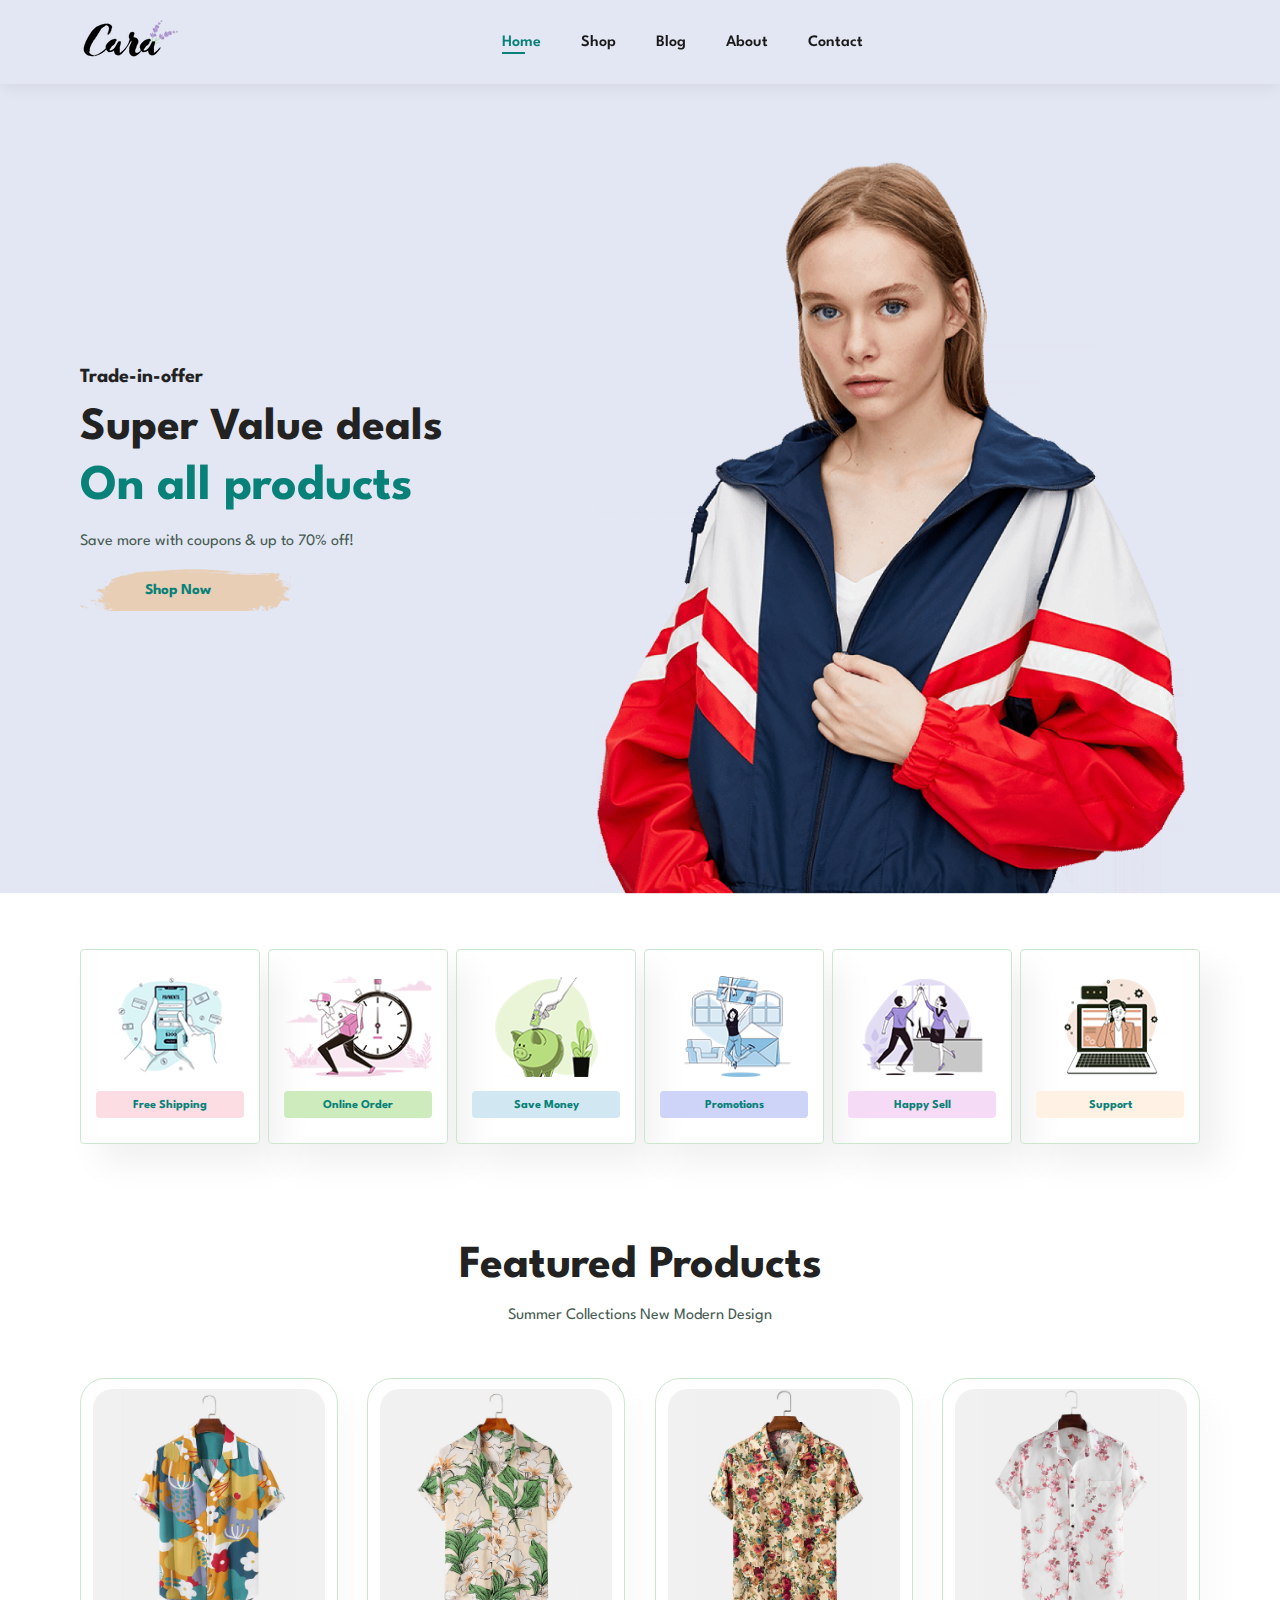
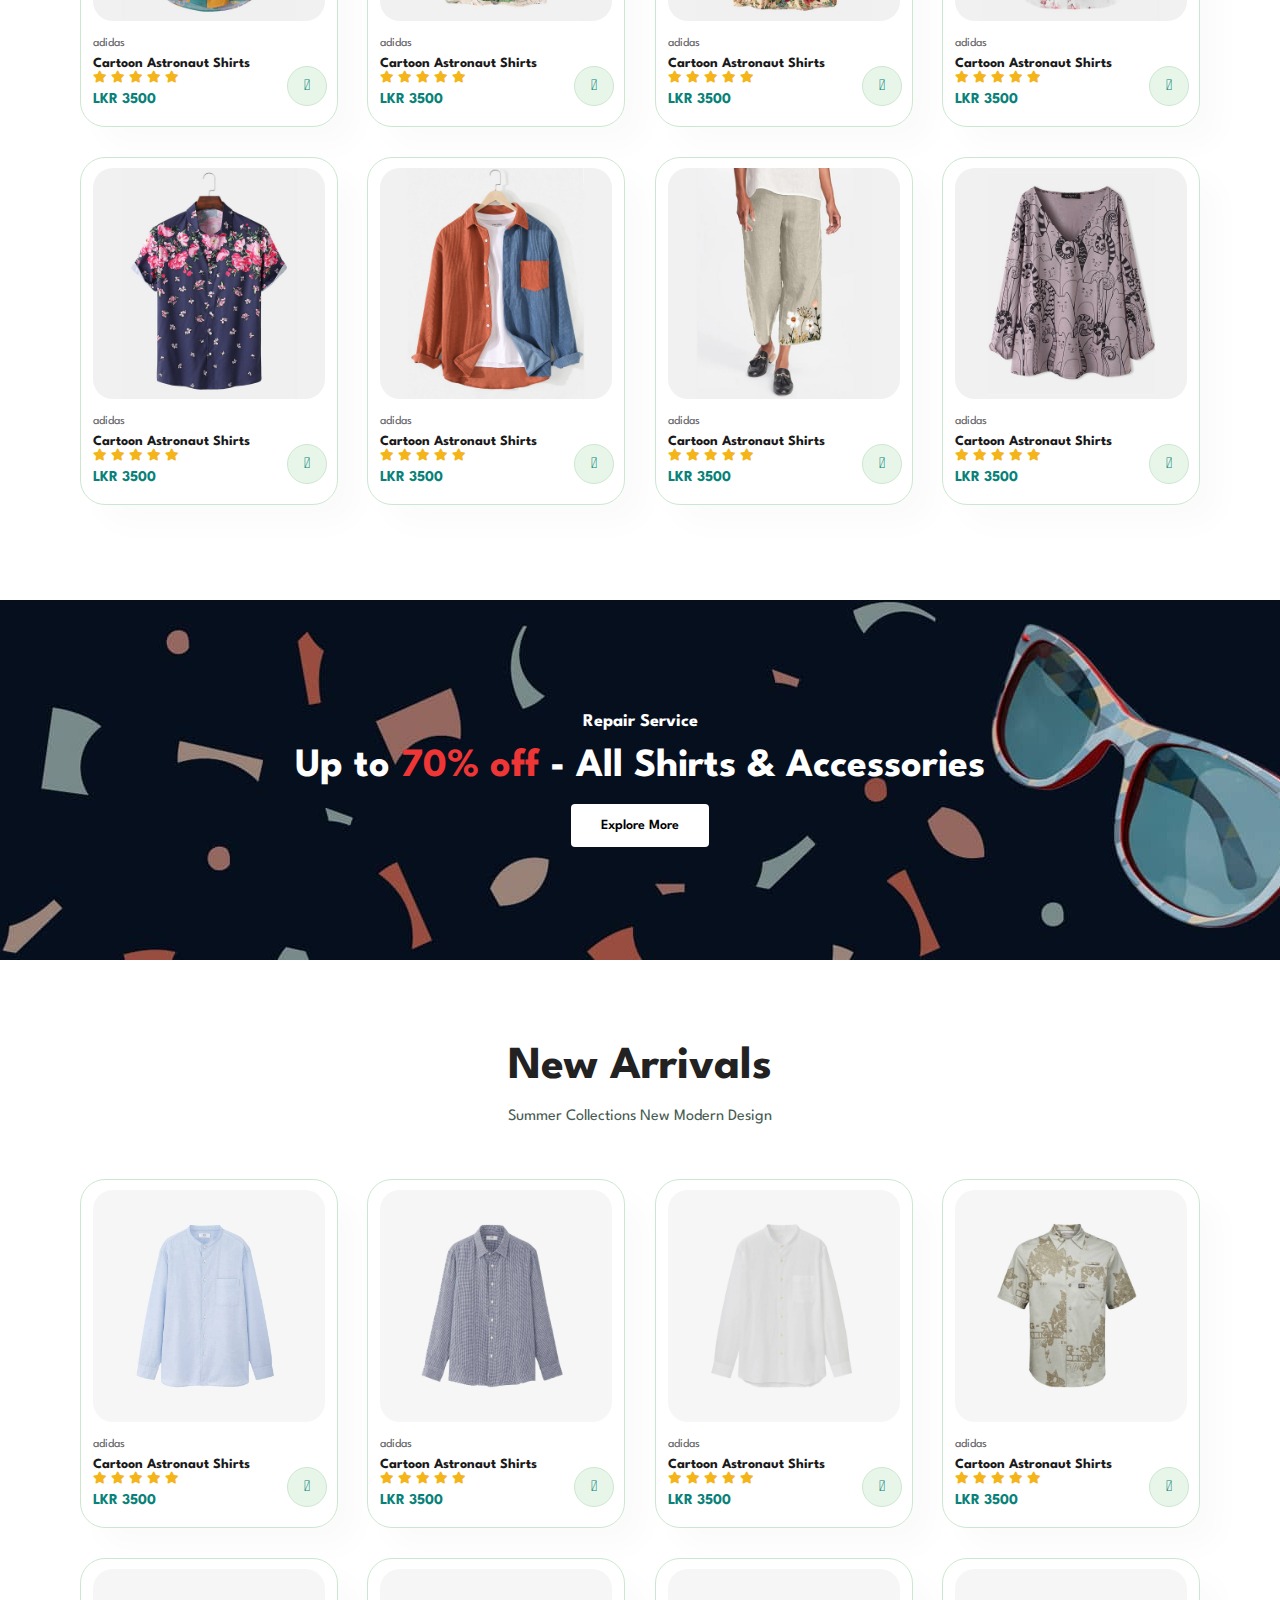
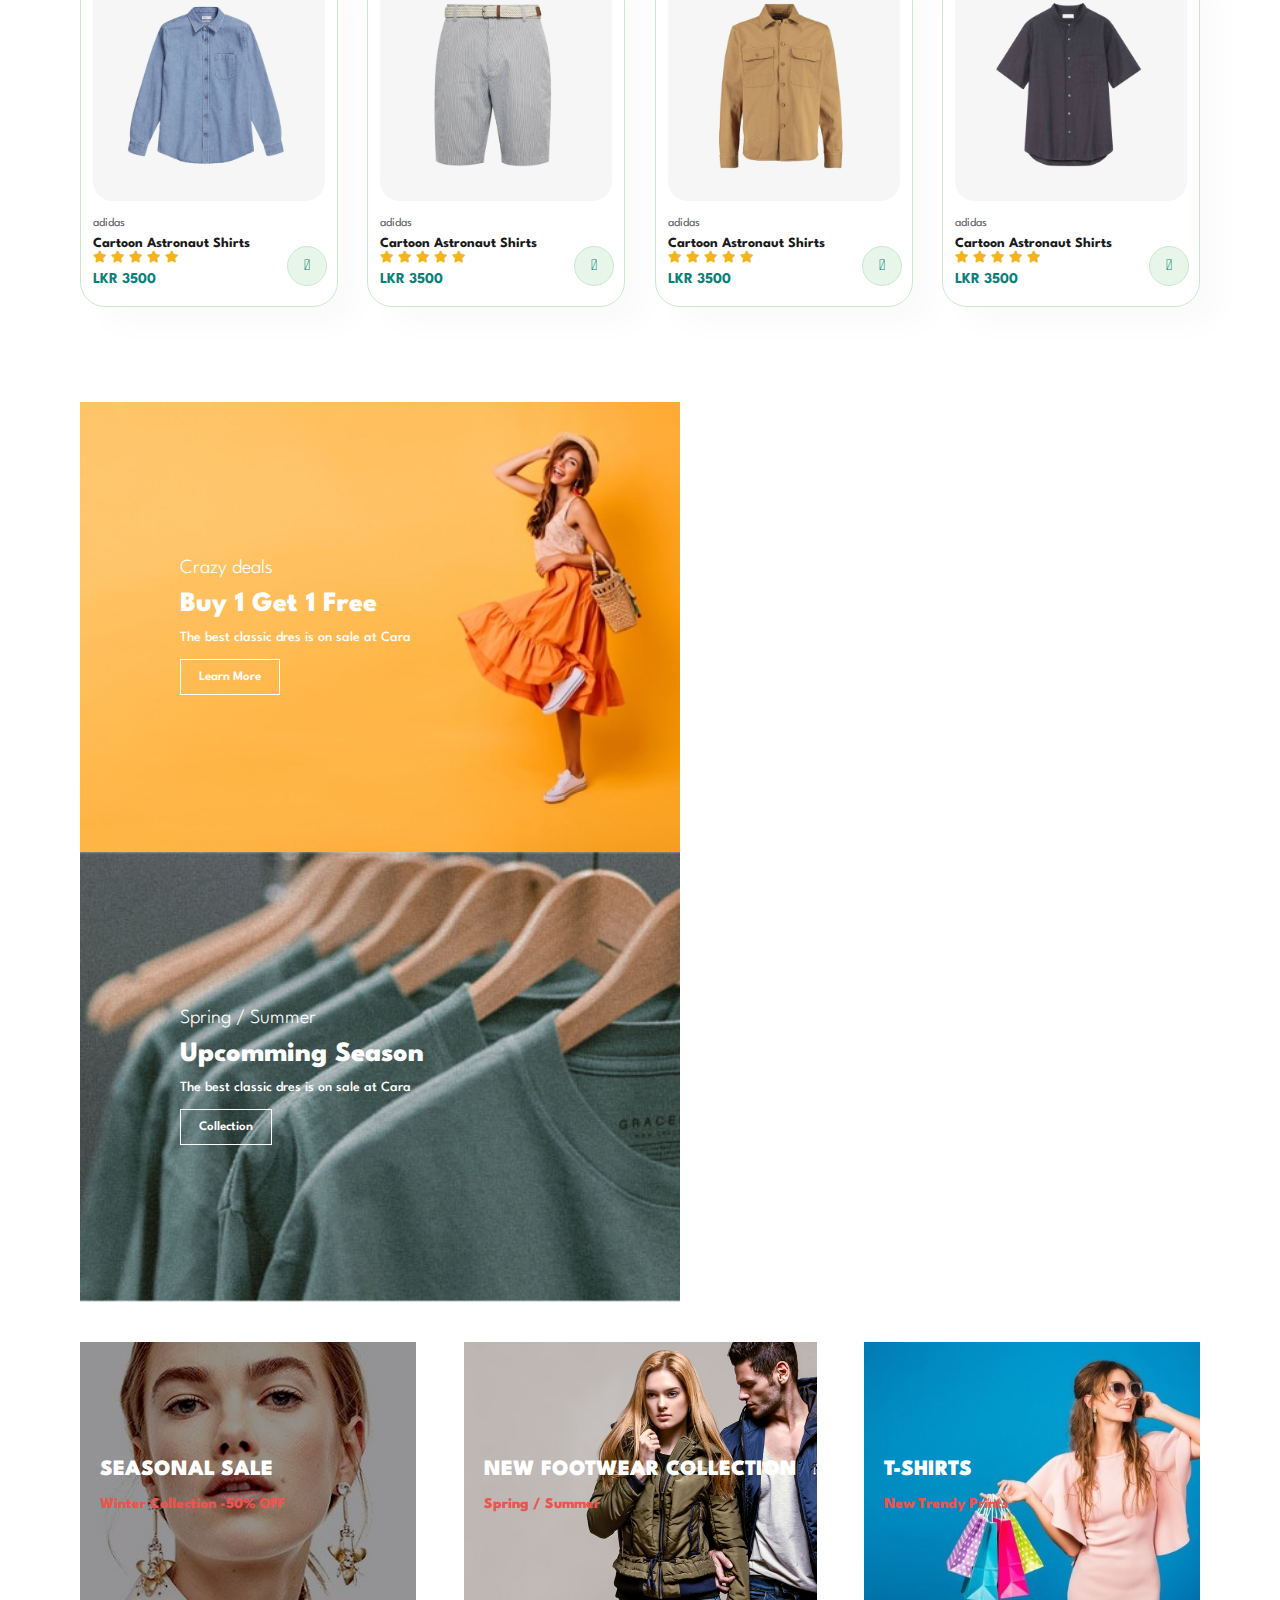
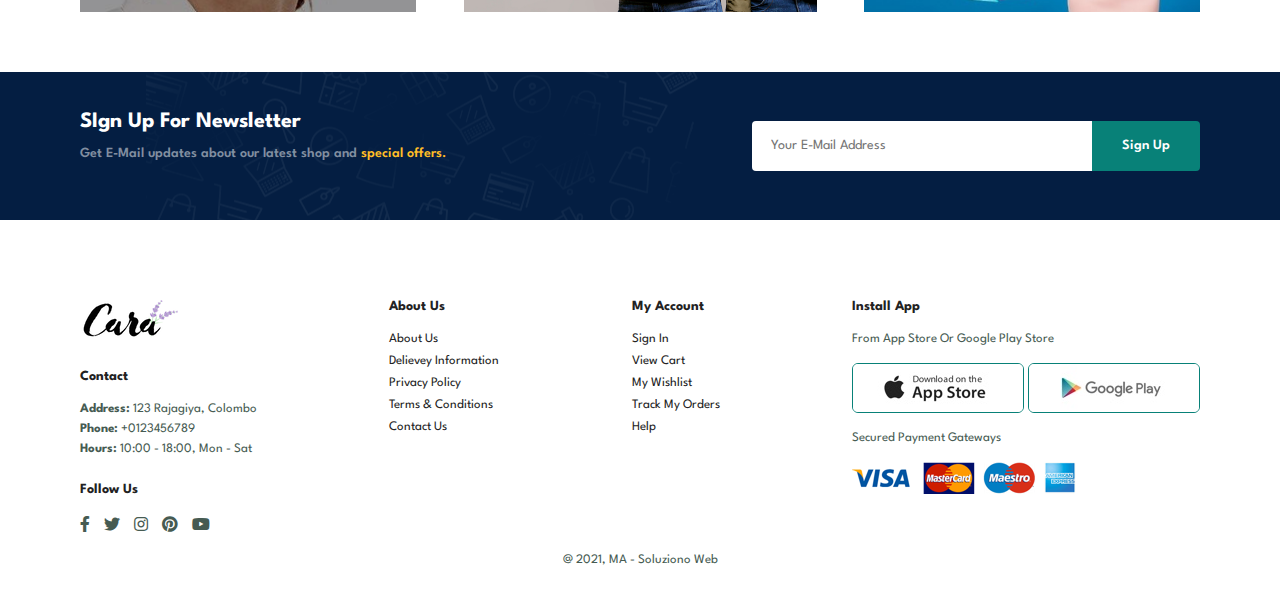
<file: index.html>
<!DOCTYPE html>
<html lang="en">

    <head>
        <meta charset="UTF-8">
        <meta http-equiv="X-UA-Compatible" content="IE=edge">
        <meta name="viewport" content="width=device-width, initial-scale=1.0">
        <title>Ma Web Site</title>
        <link rel="stylesheet" href="https://pro.fontawesome.com/releases/v5.10.0/css/all.css"/>

        <link rel="stylesheet" href="style.css">
    </head>

    <body>

        <Section id="header">
            <a href="#"><img src="img/logo.png" class="logo"></a>
            <div>
                <ul id="navbar">
                    <li><a class="active" href="index.html">Home</a></li>
                    <li><a href="shop.html">Shop</a></li>
                    <li><a href="blog.html">Blog</a></li>
                    <li><a href="about.html">About</a></li>
                    <li><a href="contact.html">Contact</a></li>
                    <li id="lg-bag"><a href="cart.html"><i class="far fa-shopping-bag"></i></a></li>
                    <a href="#" id="close"><i class="far fa-times"></i></a>
                </ul>
            </div>
            <div>
                <div id="mobile">
                    <a href="cart.html"><i class="far fa-shopping-bag"></i></a>
                    <i id="bar" class="fas fa-outdent"></i>
                </div>
            </div>
        </Section>

        <section id="hero">
            <h4>Trade-in-offer</h4>
            <h2>Super Value deals</h2>
            <h1>On all products</h1>
            <p>Save more with coupons & up to 70% off!</p>
            <button>Shop Now</button>
        </section>

        <section id="feature" class="section-p1">
            <div class="fe-box">
                <img src="img/features/f1.png">
                <h6>Free Shipping</h6>
            </div>
            <div class="fe-box">
                <img src="img/features/f2.png">
                <h6>Online Order</h6>
            </div>
            <div class="fe-box">
                <img src="img/features/f3.png">
                <h6>Save Money</h6>
            </div>
            <div class="fe-box">
                <img src="img/features/f4.png">
                <h6>Promotions</h6>
            </div>
            <div class="fe-box">
                <img src="img/features/f5.png">
                <h6>Happy Sell</h6>
            </div>
            <div class="fe-box">
                <img src="img/features/f6.png">
                <h6>Support</h6>
            </div>
        </section>

        <section id="product1" class="section-p1">
            <h2>Featured Products</h2>
            <p>Summer Collections New Modern Design</p>
            <div class="pro-container">
                <div class="pro">
                    <img src="img/products/f1.jpg">
                    <div class="des">
                        <span>adidas</span>
                        <h5>Cartoon Astronaut Shirts</h5>
                        <div class="star">
                            <i class="fas fa-star"></i>
                            <i class="fas fa-star"></i>
                            <i class="fas fa-star"></i>
                            <i class="fas fa-star"></i>
                            <i class="fas fa-star"></i>
                        </div>
                        <h4>LKR 3500</h4>
                    </div>
                    <a href="#"><i class="fad fa-shopping-cart cart"></i></a>
                </div>
                <div class="pro">
                    <img src="img/products/f2.jpg">
                    <div class="des">
                        <span>adidas</span>
                        <h5>Cartoon Astronaut Shirts</h5>
                        <div class="star">
                            <i class="fas fa-star"></i>
                            <i class="fas fa-star"></i>
                            <i class="fas fa-star"></i>
                            <i class="fas fa-star"></i>
                            <i class="fas fa-star"></i>
                        </div>
                        <h4>LKR 3500</h4>
                    </div>
                    <a href="#"><i class="fad fa-shopping-cart cart"></i></a>
                </div>
                <div class="pro">
                    <img src="img/products/f3.jpg">
                    <div class="des">
                        <span>adidas</span>
                        <h5>Cartoon Astronaut Shirts</h5>
                        <div class="star">
                            <i class="fas fa-star"></i>
                            <i class="fas fa-star"></i>
                            <i class="fas fa-star"></i>
                            <i class="fas fa-star"></i>
                            <i class="fas fa-star"></i>
                        </div>
                        <h4>LKR 3500</h4>
                    </div>
                    <a href="#"><i class="fad fa-shopping-cart cart"></i></a>
                </div>
                <div class="pro">
                    <img src="img/products/f4.jpg">
                    <div class="des">
                        <span>adidas</span>
                        <h5>Cartoon Astronaut Shirts</h5>
                        <div class="star">
                            <i class="fas fa-star"></i>
                            <i class="fas fa-star"></i>
                            <i class="fas fa-star"></i>
                            <i class="fas fa-star"></i>
                            <i class="fas fa-star"></i>
                        </div>
                        <h4>LKR 3500</h4>
                    </div>
                    <a href="#"><i class="fad fa-shopping-cart cart"></i></a>
                </div>
                <div class="pro">
                    <img src="img/products/f5.jpg">
                    <div class="des">
                        <span>adidas</span>
                        <h5>Cartoon Astronaut Shirts</h5>
                        <div class="star">
                            <i class="fas fa-star"></i>
                            <i class="fas fa-star"></i>
                            <i class="fas fa-star"></i>
                            <i class="fas fa-star"></i>
                            <i class="fas fa-star"></i>
                        </div>
                        <h4>LKR 3500</h4>
                    </div>
                    <a href="#"><i class="fad fa-shopping-cart cart"></i></a>
                </div>
                <div class="pro">
                    <img src="img/products/f6.jpg">
                    <div class="des">
                        <span>adidas</span>
                        <h5>Cartoon Astronaut Shirts</h5>
                        <div class="star">
                            <i class="fas fa-star"></i>
                            <i class="fas fa-star"></i>
                            <i class="fas fa-star"></i>
                            <i class="fas fa-star"></i>
                            <i class="fas fa-star"></i>
                        </div>
                        <h4>LKR 3500</h4>
                    </div>
                    <a href="#"><i class="fad fa-shopping-cart cart"></i></a>
                </div>
                <div class="pro">
                    <img src="img/products/f7.jpg">
                    <div class="des">
                        <span>adidas</span>
                        <h5>Cartoon Astronaut Shirts</h5>
                        <div class="star">
                            <i class="fas fa-star"></i>
                            <i class="fas fa-star"></i>
                            <i class="fas fa-star"></i>
                            <i class="fas fa-star"></i>
                            <i class="fas fa-star"></i>
                        </div>
                        <h4>LKR 3500</h4>
                    </div>
                    <a href="#"><i class="fad fa-shopping-cart cart"></i></a>
                </div>
                <div class="pro">
                    <img src="img/products/f8.jpg">
                    <div class="des">
                        <span>adidas</span>
                        <h5>Cartoon Astronaut Shirts</h5>
                        <div class="star">
                            <i class="fas fa-star"></i>
                            <i class="fas fa-star"></i>
                            <i class="fas fa-star"></i>
                            <i class="fas fa-star"></i>
                            <i class="fas fa-star"></i>
                        </div>
                        <h4>LKR 3500</h4>
                    </div>
                    <a href="#"><i class="fad fa-shopping-cart cart"></i></a>
                </div>
            </div>
        </section>

        <section id="banner" class="section-m1">
            <h4>Repair Service</h4>
            <h2>Up to <span>70% off</span> - All Shirts & Accessories</h2>
            <button class="normal">Explore More</button>
        </section>

        <section id="product1" class="section-p1">
            <h2>New Arrivals</h2>
            <p>Summer Collections New Modern Design</p>
            <div class="pro-container">
                <div class="pro">
                    <img src="img/products/n1.jpg">
                    <div class="des">
                        <span>adidas</span>
                        <h5>Cartoon Astronaut Shirts</h5>
                        <div class="star">
                            <i class="fas fa-star"></i>
                            <i class="fas fa-star"></i>
                            <i class="fas fa-star"></i>
                            <i class="fas fa-star"></i>
                            <i class="fas fa-star"></i>
                        </div>
                        <h4>LKR 3500</h4>
                    </div>
                    <a href="#"><i class="fad fa-shopping-cart cart"></i></a>
                </div>
                <div class="pro">
                    <img src="img/products/n2.jpg">
                    <div class="des">
                        <span>adidas</span>
                        <h5>Cartoon Astronaut Shirts</h5>
                        <div class="star">
                            <i class="fas fa-star"></i>
                            <i class="fas fa-star"></i>
                            <i class="fas fa-star"></i>
                            <i class="fas fa-star"></i>
                            <i class="fas fa-star"></i>
                        </div>
                        <h4>LKR 3500</h4>
                    </div>
                    <a href="#"><i class="fad fa-shopping-cart cart"></i></a>
                </div>
                <div class="pro">
                    <img src="img/products/n3.jpg">
                    <div class="des">
                        <span>adidas</span>
                        <h5>Cartoon Astronaut Shirts</h5>
                        <div class="star">
                            <i class="fas fa-star"></i>
                            <i class="fas fa-star"></i>
                            <i class="fas fa-star"></i>
                            <i class="fas fa-star"></i>
                            <i class="fas fa-star"></i>
                        </div>
                        <h4>LKR 3500</h4>
                    </div>
                    <a href="#"><i class="fad fa-shopping-cart cart"></i></a>
                </div>
                <div class="pro">
                    <img src="img/products/n4.jpg">
                    <div class="des">
                        <span>adidas</span>
                        <h5>Cartoon Astronaut Shirts</h5>
                        <div class="star">
                            <i class="fas fa-star"></i>
                            <i class="fas fa-star"></i>
                            <i class="fas fa-star"></i>
                            <i class="fas fa-star"></i>
                            <i class="fas fa-star"></i>
                        </div>
                        <h4>LKR 3500</h4>
                    </div>
                    <a href="#"><i class="fad fa-shopping-cart cart"></i></a>
                </div>
                <div class="pro">
                    <img src="img/products/n5.jpg">
                    <div class="des">
                        <span>adidas</span>
                        <h5>Cartoon Astronaut Shirts</h5>
                        <div class="star">
                            <i class="fas fa-star"></i>
                            <i class="fas fa-star"></i>
                            <i class="fas fa-star"></i>
                            <i class="fas fa-star"></i>
                            <i class="fas fa-star"></i>
                        </div>
                        <h4>LKR 3500</h4>
                    </div>
                    <a href="#"><i class="fad fa-shopping-cart cart"></i></a>
                </div>
                <div class="pro">
                    <img src="img/products/n6.jpg">
                    <div class="des">
                        <span>adidas</span>
                        <h5>Cartoon Astronaut Shirts</h5>
                        <div class="star">
                            <i class="fas fa-star"></i>
                            <i class="fas fa-star"></i>
                            <i class="fas fa-star"></i>
                            <i class="fas fa-star"></i>
                            <i class="fas fa-star"></i>
                        </div>
                        <h4>LKR 3500</h4>
                    </div>
                    <a href="#"><i class="fad fa-shopping-cart cart"></i></a>
                </div>
                <div class="pro">
                    <img src="img/products/n7.jpg">
                    <div class="des">
                        <span>adidas</span>
                        <h5>Cartoon Astronaut Shirts</h5>
                        <div class="star">
                            <i class="fas fa-star"></i>
                            <i class="fas fa-star"></i>
                            <i class="fas fa-star"></i>
                            <i class="fas fa-star"></i>
                            <i class="fas fa-star"></i>
                        </div>
                        <h4>LKR 3500</h4>
                    </div>
                    <a href="#"><i class="fad fa-shopping-cart cart"></i></a>
                </div>
                <div class="pro">
                    <img src="img/products/n8.jpg">
                    <div class="des">
                        <span>adidas</span>
                        <h5>Cartoon Astronaut Shirts</h5>
                        <div class="star">
                            <i class="fas fa-star"></i>
                            <i class="fas fa-star"></i>
                            <i class="fas fa-star"></i>
                            <i class="fas fa-star"></i>
                            <i class="fas fa-star"></i>
                        </div>
                        <h4>LKR 3500</h4>
                    </div>
                    <a href="#"><i class="fad fa-shopping-cart cart"></i></a>
                </div>
            </div>
        </section>

        <section id="sm-banner" class="section-p1">
            <div class="banner-box">
                <h4>Crazy deals</h4>
                <h2>Buy 1 Get 1 Free</h2>
                <span>The best classic dres is on sale at Cara</span>
                <button class="white">Learn More</button>
            </div>
            <div class="banner-box banner-box2">
                <h4>Spring / Summer</h4>
                <h2>Upcomming Season</h2>
                <span>The best classic dres is on sale at Cara</span>
                <button class="white">Collection</button>
            </div>
        </section>

        <section id="banner3">
            <div class="banner-box">
                <h2>SEASONAL SALE</h2>
                <h3>Winter Collection -50% OFF</h3>
            </div>
            <div class="banner-box banner-box2">
                <h2>NEW FOOTWEAR COLLECTION</h2>
                <h3>Spring / Summer</h3>
            </div>
            <div class="banner-box banner-box3">
                <h2>T-SHIRTS</h2>
                <h3>New Trendy Prints</h3>
            </div>
        </section>

        <section id="newsletter" class="section-p1 section-m1">
            <div class="newstext">
                <h4>SIgn Up For Newsletter</h4>
                <p>Get E-Mail updates about our latest shop and <span> special offers.</span></p>
            </div>
            <div class="form">
                <input type="text" placeholder="Your E-Mail Address">
                <button class="normal">Sign Up</button>
            </div>
        </section>

        <footer class="section-p1">
            <div class="col">
                <img class="logo" src="img/logo.png">
                <h4>Contact</h4>
                <p><strong>Address: </strong> 123 Rajagiya, Colombo</p>
                <p><strong>Phone: </strong> +0123456789</p>
                <p><strong>Hours: </strong> 10:00 - 18:00, Mon - Sat</p>
                <div class="follow">
                    <h4>Follow Us</h4>
                    <div class="icon">
                        <i class="fab fa-facebook-f"></i>
                        <i class="fab fa-twitter"></i>
                        <i class="fab fa-instagram"></i>
                        <i class="fab fa-pinterest"></i>
                        <i class="fab fa-youtube"></i>
                    </div>
                </div>
            </div>

            <div class="col">
                <h4>About Us</h4>
                <a href="#">About Us</a>
                <a href="#">Delievey Information</a>
                <a href="#">Privacy Policy</a>
                <a href="#">Terms & Conditions</a>
                <a href="#">Contact Us</a>
            </div>

            <div class="col">
                <h4>My Account</h4>
                <a href="#">Sign In</a>
                <a href="#">View Cart</a>
                <a href="#">My Wishlist</a>
                <a href="#">Track My Orders</a>
                <a href="#">Help</a>
            </div>

            <div class="col install">
                <H4>Install App</H4>
                <p>From App Store Or Google Play Store</p>
                <div class="row">
                    <img src="img/pay/app.jpg">
                    <img src="img/pay/play.jpg">
                </div>
                <p>Secured Payment Gateways</p>
                <img src="img/pay/pay.png">
            </div>

            <div class="copyright">
                <p>@ 2021, MA - Soluziono Web</p>
            </div>
        </footer>

        <script src="script.js"></script>
    </body>

</html>
</file>
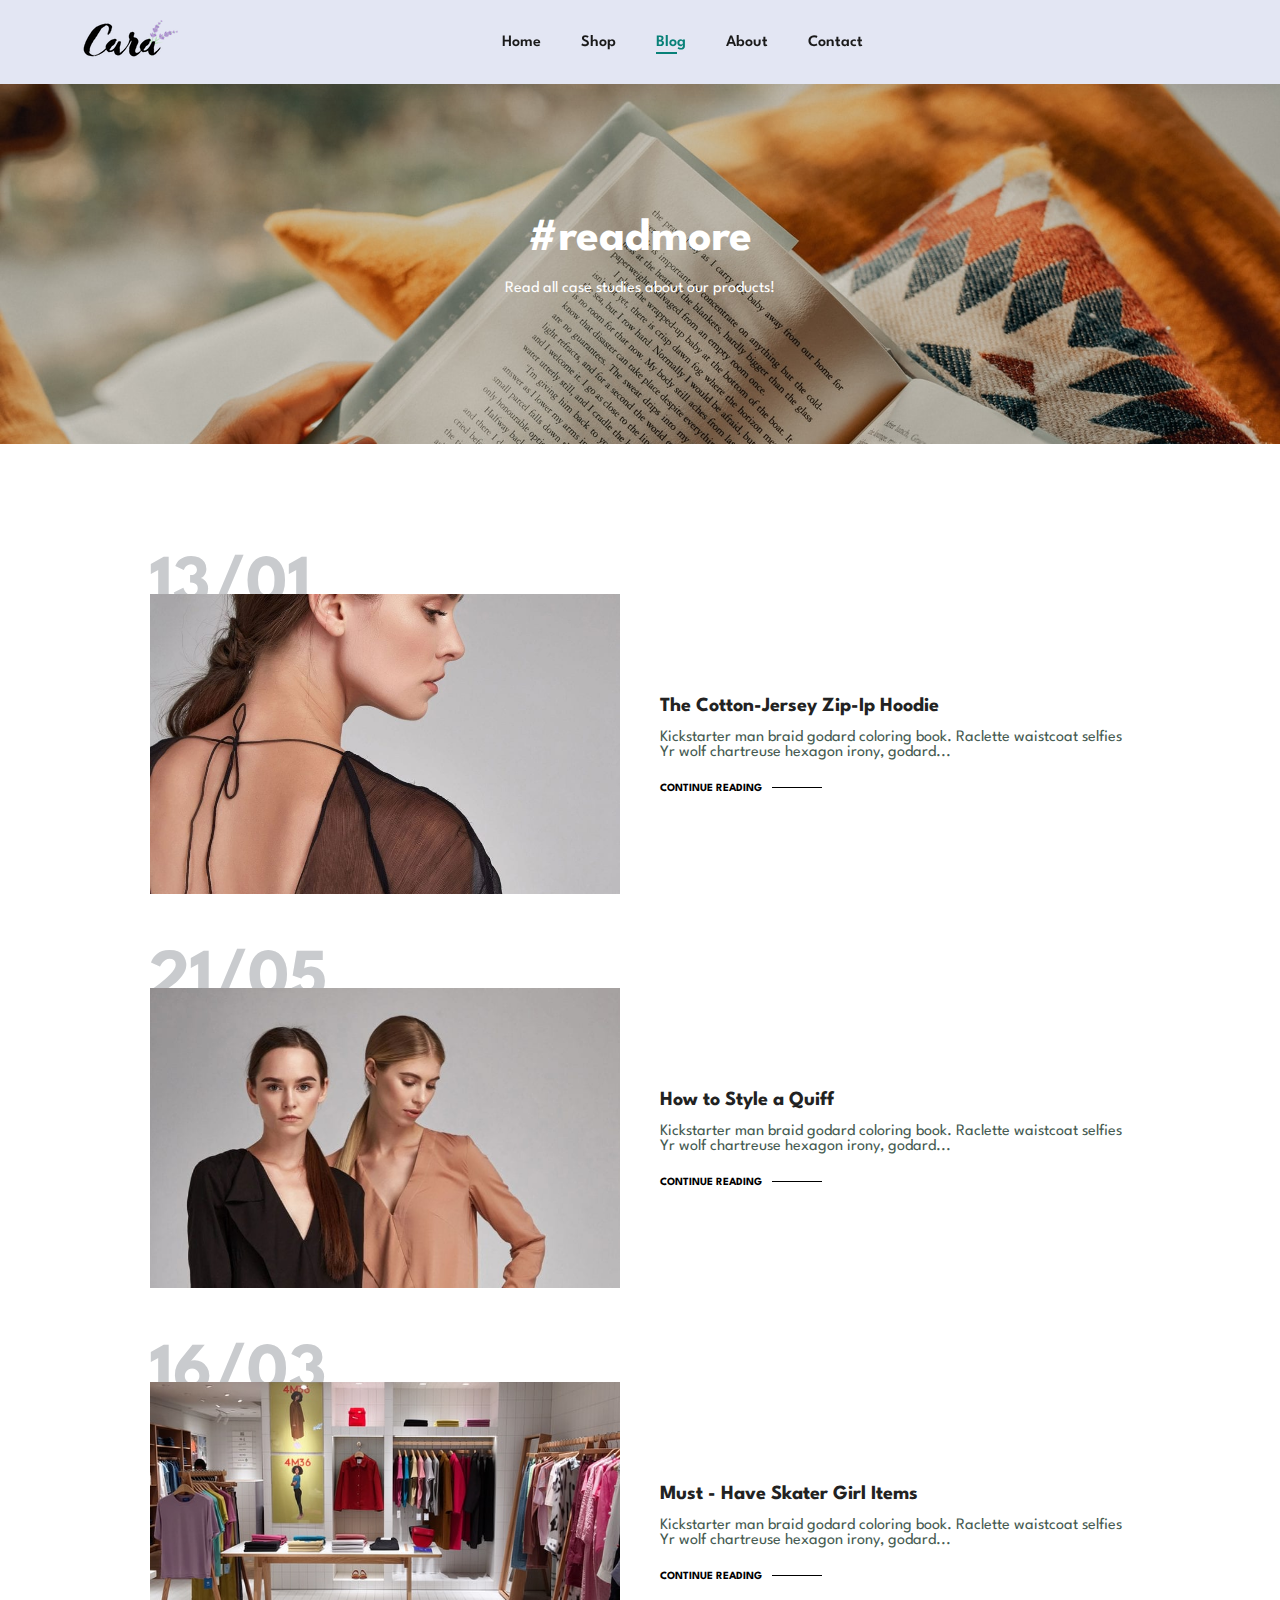
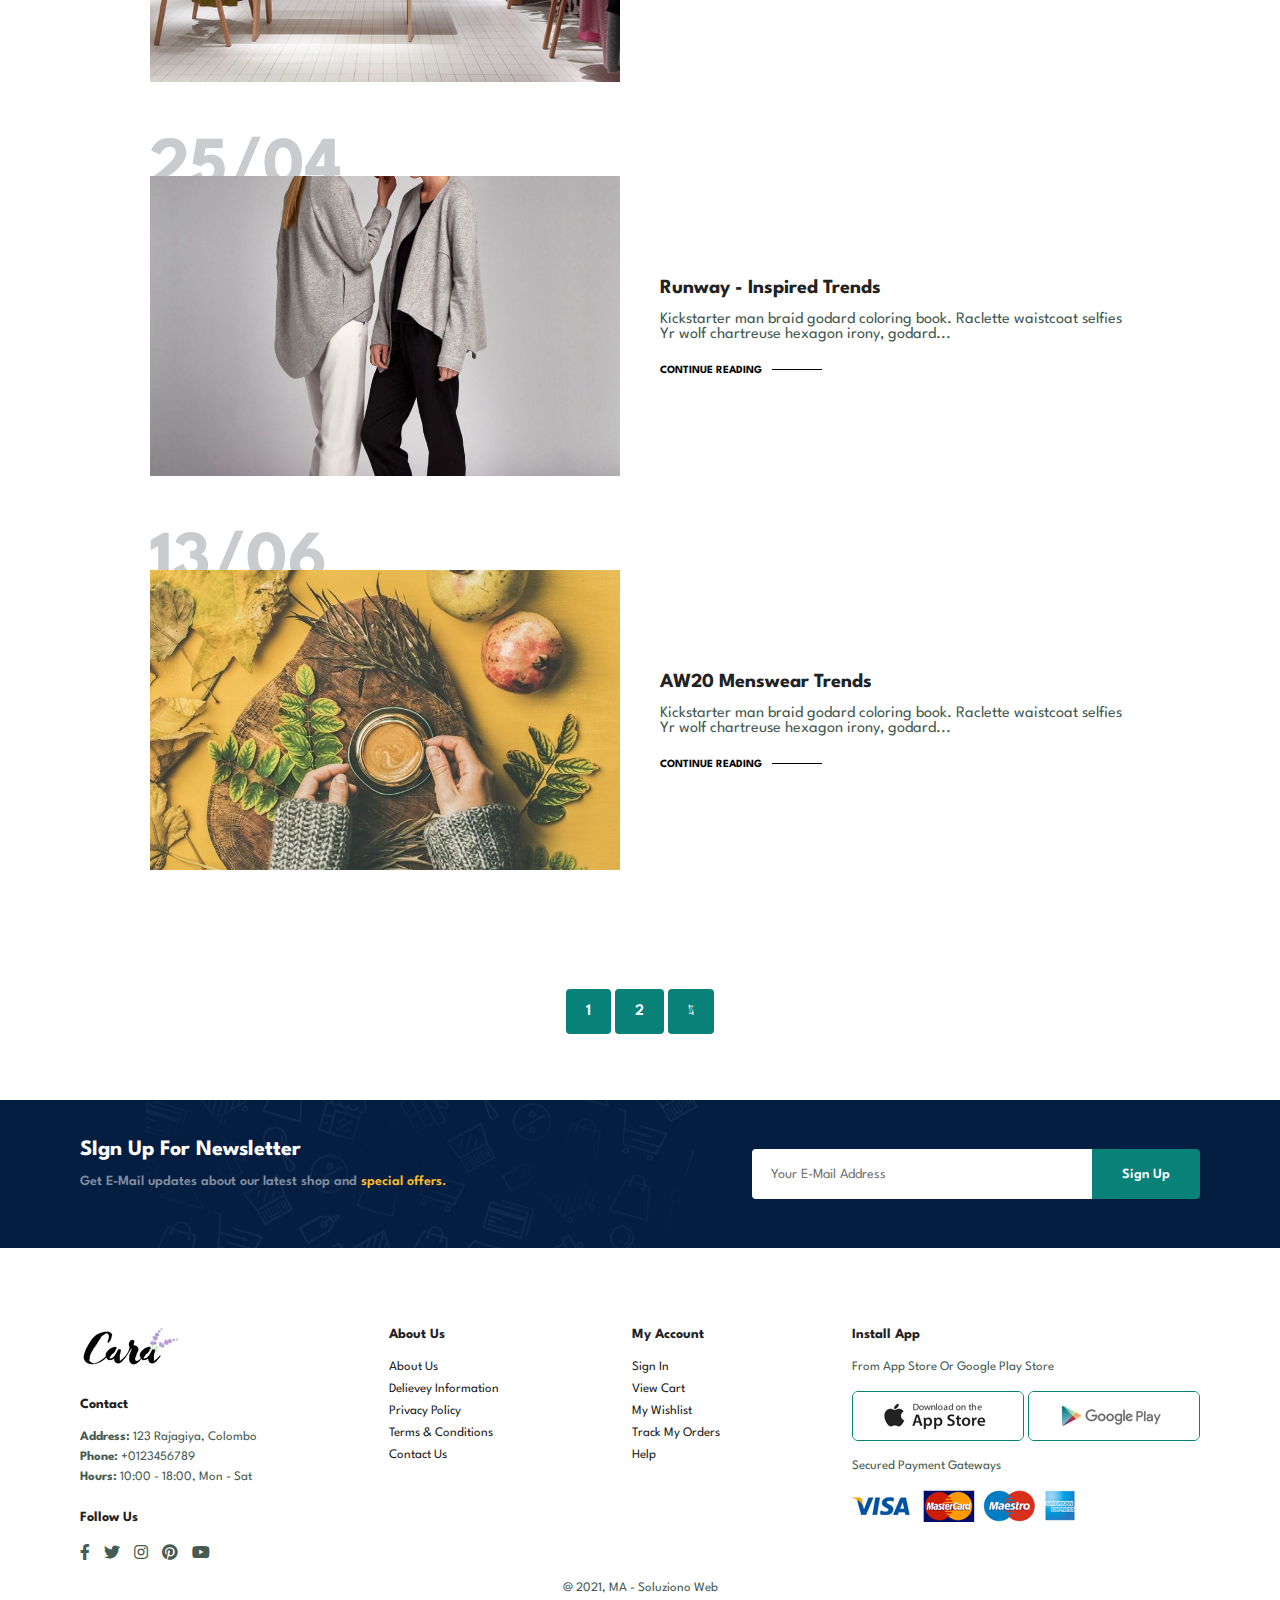
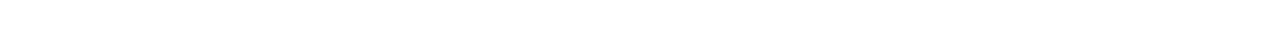
<file: blog.html>
<!DOCTYPE html>
<html lang="en">

    <head>
        <meta charset="UTF-8">
        <meta http-equiv="X-UA-Compatible" content="IE=edge">
        <meta name="viewport" content="width=device-width, initial-scale=1.0">
        <title>Tech2etc Ecommerce Tutorial</title>
        <link rel="stylesheet" href="https://pro.fontawesome.com/releases/v5.10.0/css/all.css"/>

        <link rel="stylesheet" href="style.css">
    </head>

    <body>

        <Section id="header">
            <a href="#"><img src="img/logo.png" class="logo"></a>
            <div>
                <ul id="navbar">
                    <li><a href="index.html">Home</a></li>
                    <li><a href="shop.html">Shop</a></li>
                    <li><a class="active" href="blog.html">Blog</a></li>
                    <li><a href="about.html">About</a></li>
                    <li><a href="contact.html">Contact</a></li>
                    <li id="lg-bag"><a href="cart.html"><i class="far fa-shopping-bag"></i></a></li>
                    <a href="#" id="close"><i class="far fa-times"></i></a>
                </ul>
            </div>
            <div>
                <div id="mobile">
                    <a href="cart.html"><i class="far fa-shopping-bag"></i></a>
                    <i id="bar" class="fas fa-outdent"></i>
                </div>
            </div>
        </Section>

        <section id="page-header" class="blog-header">
            <h2>#readmore</h2>
            <p>Read all case studies about our products!</p>
        </section>

        <section id="blog">
            <div class="blog-box">
                <div class="blog-img">
                    <img src="img/blog/b1.jpg">
                </div>
                <div class="blog-details">
                    <h4>The Cotton-Jersey Zip-Ip Hoodie</h4>
                    <p>Kickstarter man braid godard coloring book. Raclette waistcoat selfies Yr
                        wolf chartreuse hexagon irony, godard...</p>
                    <a href="#">CONTINUE READING</a>
                </div>
                <h1>13/01</h1>
            </div>
            <div class="blog-box">
                <div class="blog-img">
                    <img src="img/blog/b2.jpg">
                </div>
                <div class="blog-details">
                    <h4>How to Style a Quiff</h4>
                    <p>Kickstarter man braid godard coloring book. Raclette waistcoat selfies Yr
                        wolf chartreuse hexagon irony, godard...</p>
                    <a href="#">CONTINUE READING</a>
                </div>
                <h1>21/05</h1>
            </div>
            <div class="blog-box">
                <div class="blog-img">
                    <img src="img/blog/b3.jpg">
                </div>
                <div class="blog-details">
                    <h4>Must - Have Skater Girl Items</h4>
                    <p>Kickstarter man braid godard coloring book. Raclette waistcoat selfies Yr
                        wolf chartreuse hexagon irony, godard...</p>
                    <a href="#">CONTINUE READING</a>
                </div>
                <h1>16/03</h1>
            </div>
            <div class="blog-box">
                <div class="blog-img">
                    <img src="img/blog/b4.jpg">
                </div>
                <div class="blog-details">
                    <h4>Runway - Inspired Trends</h4>
                    <p>Kickstarter man braid godard coloring book. Raclette waistcoat selfies Yr
                        wolf chartreuse hexagon irony, godard...</p>
                    <a href="#">CONTINUE READING</a>
                </div>
                <h1>25/04</h1>
            </div>
            <div class="blog-box">
                <div class="blog-img">
                    <img src="img/blog/b6.jpg">
                </div>
                <div class="blog-details">
                    <h4>AW20 Menswear Trends</h4>
                    <p>Kickstarter man braid godard coloring book. Raclette waistcoat selfies Yr
                        wolf chartreuse hexagon irony, godard...</p>
                    <a href="#">CONTINUE READING</a>
                </div>
                <h1>13/06</h1>
            </div>
        </section>

        <section id="pagination" class="section-p1">
            <a href="#">1</a>
            <a href="#">2</a>
            <a href="#"><i class="fal fa-long-arrow-alt-right"></i></a>
        </section>

        <section id="newsletter" class="section-p1 section-m1">
            <div class="newstext">
                <h4>SIgn Up For Newsletter</h4>
                <p>Get E-Mail updates about our latest shop and <span> special offers.</span></p>
            </div>
            <div class="form">
                <input type="text" placeholder="Your E-Mail Address">
                <button class="normal">Sign Up</button>
            </div>
        </section>

        <footer class="section-p1">
            <div class="col">
                <img class="logo" src="img/logo.png">
                <h4>Contact</h4>
                <p><strong>Address: </strong> 123 Rajagiya, Colombo</p>
                <p><strong>Phone: </strong> +0123456789</p>
                <p><strong>Hours: </strong> 10:00 - 18:00, Mon - Sat</p>
                <div class="follow">
                    <h4>Follow Us</h4>
                    <div class="icon">
                        <i class="fab fa-facebook-f"></i>
                        <i class="fab fa-twitter"></i>
                        <i class="fab fa-instagram"></i>
                        <i class="fab fa-pinterest"></i>
                        <i class="fab fa-youtube"></i>
                    </div>
                </div>
            </div>

            <div class="col">
                <h4>About Us</h4>
                <a href="#">About Us</a>
                <a href="#">Delievey Information</a>
                <a href="#">Privacy Policy</a>
                <a href="#">Terms & Conditions</a>
                <a href="#">Contact Us</a>
            </div>

            <div class="col">
                <h4>My Account</h4>
                <a href="#">Sign In</a>
                <a href="#">View Cart</a>
                <a href="#">My Wishlist</a>
                <a href="#">Track My Orders</a>
                <a href="#">Help</a>
            </div>

            <div class="col install">
                <H4>Install App</H4>
                <p>From App Store Or Google Play Store</p>
                <div class="row">
                    <img src="img/pay/app.jpg">
                    <img src="img/pay/play.jpg">
                </div>
                <p>Secured Payment Gateways</p>
                <img src="img/pay/pay.png">
            </div>

            <div class="copyright">
                <p>@ 2021, MA - Soluziono Web</p>
            </div>
        </footer>

        <script src="script.js"></script>
    </body>

</html>
</file>
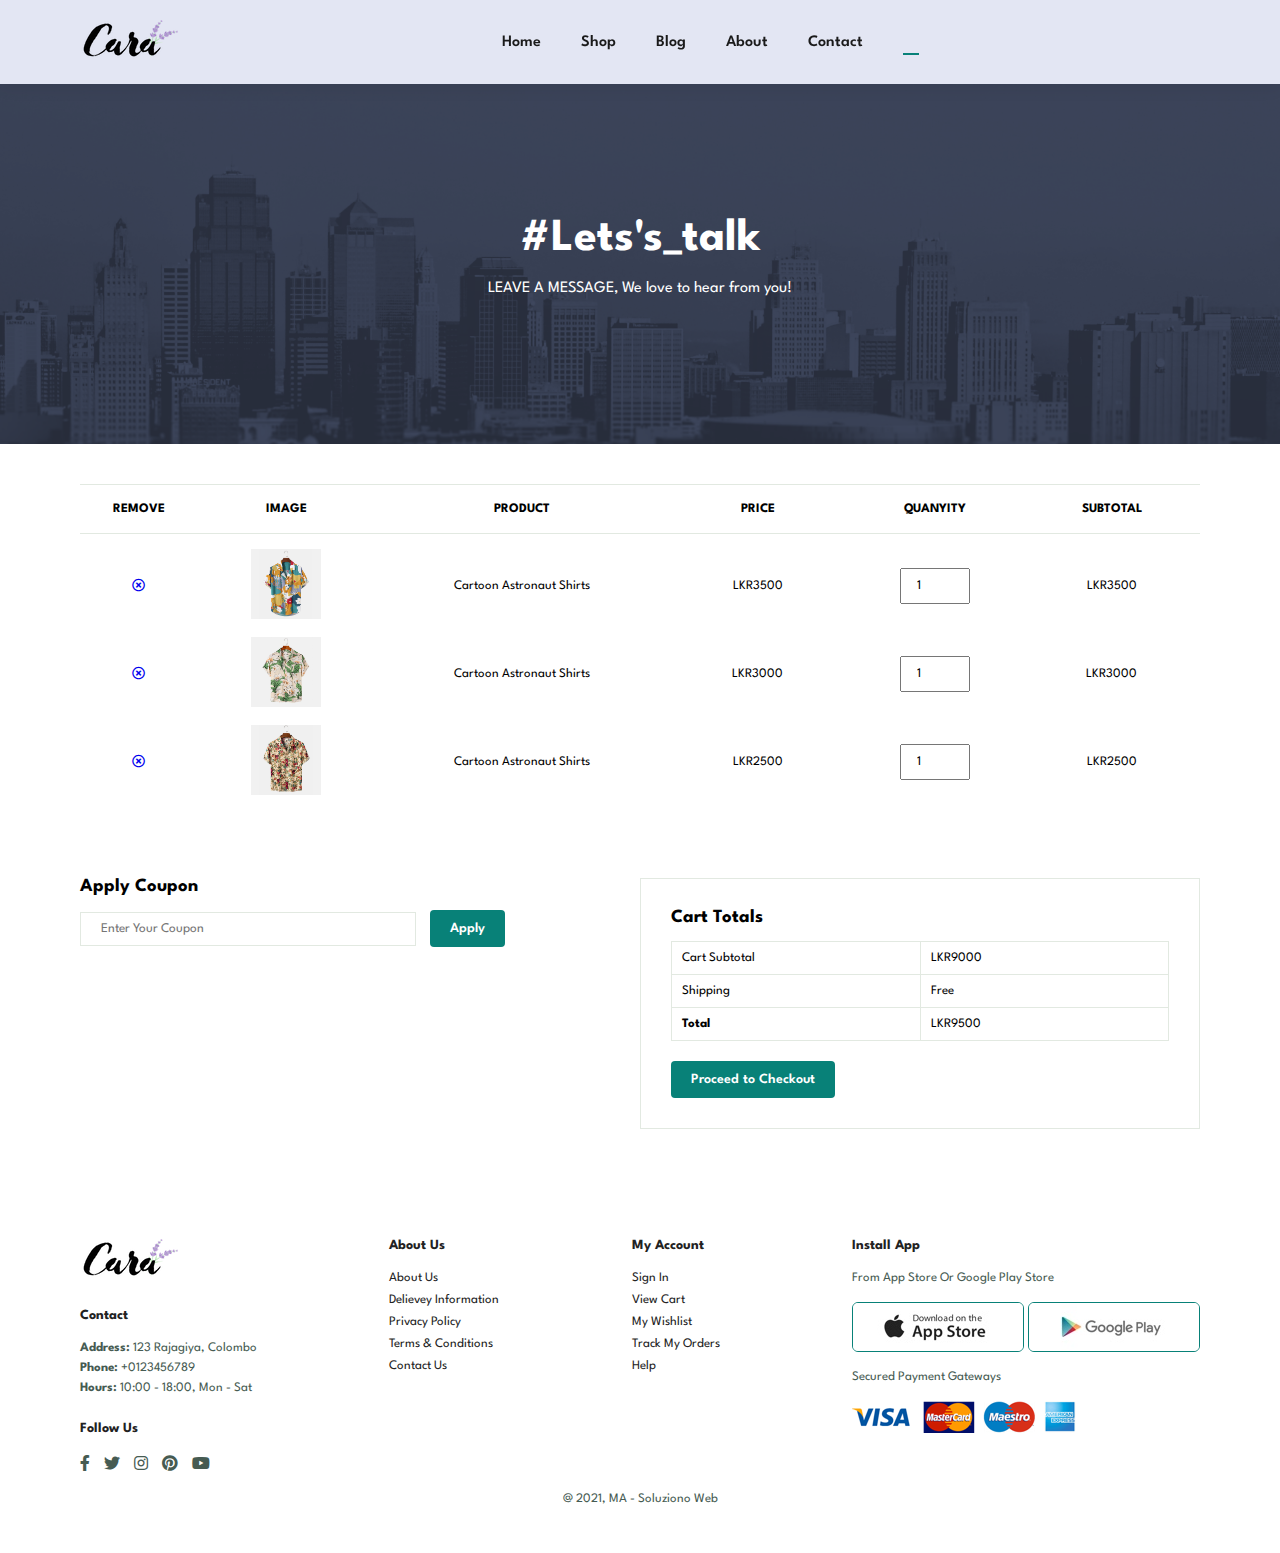
<file: cart.html>
<!DOCTYPE html>
<html lang="en">

    <head>
        <meta charset="UTF-8">
        <meta http-equiv="X-UA-Compatible" content="IE=edge">
        <meta name="viewport" content="width=device-width, initial-scale=1.0">
        <title>Tech2etc Ecommerce Tutorial</title>
        <link rel="stylesheet" href="https://pro.fontawesome.com/releases/v5.10.0/css/all.css"/>

        <link rel="stylesheet" href="style.css">
    </head>

    <body>

        <Section id="header">
            <a href="#"><img src="img/logo.png" class="logo"></a>
            <div>
                <ul id="navbar">
                    <li><a href="index.html">Home</a></li>
                    <li><a href="shop.html">Shop</a></li>
                    <li><a href="blog.html">Blog</a></li>
                    <li><a href="about.html">About</a></li>
                    <li><a href="contact.html">Contact</a></li>
                    <li id="lg-bag"><a class="active" href="cart.html"><i class="far fa-shopping-bag"></i></a></li>
                    <a href="#" id="close"><i class="far fa-times"></i></a>
                </ul>
            </div>
            <div>
                <div id="mobile">
                    <a href="cart.html"><i class="far fa-shopping-bag"></i></a>
                    <i id="bar" class="fas fa-outdent"></i>
                </div>
            </div>
        </Section>

        <section id="page-header" class="about-header">
            <h2>#Lets's_talk</h2>
            <p>LEAVE A MESSAGE, We love to hear from you!</p>
        </section>

        <Section id="cart" class="section-p1">
            <table width="100%">
                <thead>
                    <tr>
                        <td>Remove</td>
                        <td>Image</td>
                        <td>Product</td>
                        <td>Price</td>
                        <td>Quanyity</td>
                        <td>Subtotal</td>
                    </tr>
                </thead>
                <tbody>
                    <tr>
                        <td><a href="#"><i class="far fa-times-circle"></i></a></td>
                        <td><img src="img/products/f1.jpg"></td>
                        <td>Cartoon Astronaut Shirts</td>
                        <td>LKR3500</td>
                        <td><input type="number" value="1"></td>
                        <td>LKR3500</td>
                    </tr>
                    <tr>
                        <td><a href="#"><i class="far fa-times-circle"></i></a></td>
                        <td><img src="img/products/f2.jpg"></td>
                        <td>Cartoon Astronaut Shirts</td>
                        <td>LKR3000</td>
                        <td><input type="number" value="1"></td>
                        <td>LKR3000</td>
                    </tr>
                    <tr>
                        <td><a href="#"><i class="far fa-times-circle"></i></a></td>
                        <td><img src="img/products/f3.jpg"></td>
                        <td>Cartoon Astronaut Shirts</td>
                        <td>LKR2500</td>
                        <td><input type="number" value="1"></td>
                        <td>LKR2500</td>
                    </tr>
                </tbody>
            </table>
        </Section>

        <section id="cart-add" class="section-p1">
            <div id="coupon">
                <h3>Apply Coupon</h3>
                <div>
                    <input type="text" placeholder="Enter Your Coupon">
                    <button class="normal">Apply</button>
                </div>
            </div>
            <div id="subtotal">
                <h3>Cart Totals</h3>
                <table>
                    <tr>
                        <td>Cart Subtotal</td>
                        <td>LKR9000</td>
                    </tr>
                    <tr>
                        <td>Shipping</td>
                        <td>Free</td>
                    </tr>
                    <tr>
                        <td><strong>Total</strong></td>
                        <td>LKR9500</td>
                    </tr>
                </table>
                <button class="normal">Proceed to Checkout</button>
            </div>
        </section>

        <footer class="section-p1">
            <div class="col">
                <img class="logo" src="img/logo.png">
                <h4>Contact</h4>
                <p><strong>Address: </strong> 123 Rajagiya, Colombo</p>
                <p><strong>Phone: </strong> +0123456789</p>
                <p><strong>Hours: </strong> 10:00 - 18:00, Mon - Sat</p>
                <div class="follow">
                    <h4>Follow Us</h4>
                    <div class="icon">
                        <i class="fab fa-facebook-f"></i>
                        <i class="fab fa-twitter"></i>
                        <i class="fab fa-instagram"></i>
                        <i class="fab fa-pinterest"></i>
                        <i class="fab fa-youtube"></i>
                    </div>
                </div>
            </div>

            <div class="col">
                <h4>About Us</h4>
                <a href="#">About Us</a>
                <a href="#">Delievey Information</a>
                <a href="#">Privacy Policy</a>
                <a href="#">Terms & Conditions</a>
                <a href="#">Contact Us</a>
            </div>

            <div class="col">
                <h4>My Account</h4>
                <a href="#">Sign In</a>
                <a href="#">View Cart</a>
                <a href="#">My Wishlist</a>
                <a href="#">Track My Orders</a>
                <a href="#">Help</a>
            </div>

            <div class="col install">
                <H4>Install App</H4>
                <p>From App Store Or Google Play Store</p>
                <div class="row">
                    <img src="img/pay/app.jpg">
                    <img src="img/pay/play.jpg">
                </div>
                <p>Secured Payment Gateways</p>
                <img src="img/pay/pay.png">
            </div>

            <div class="copyright">
                <p>@ 2021, MA - Soluziono Web</p>
            </div>
        </footer>

        <script src="script.js"></script>
    </body>

</html>
</file>
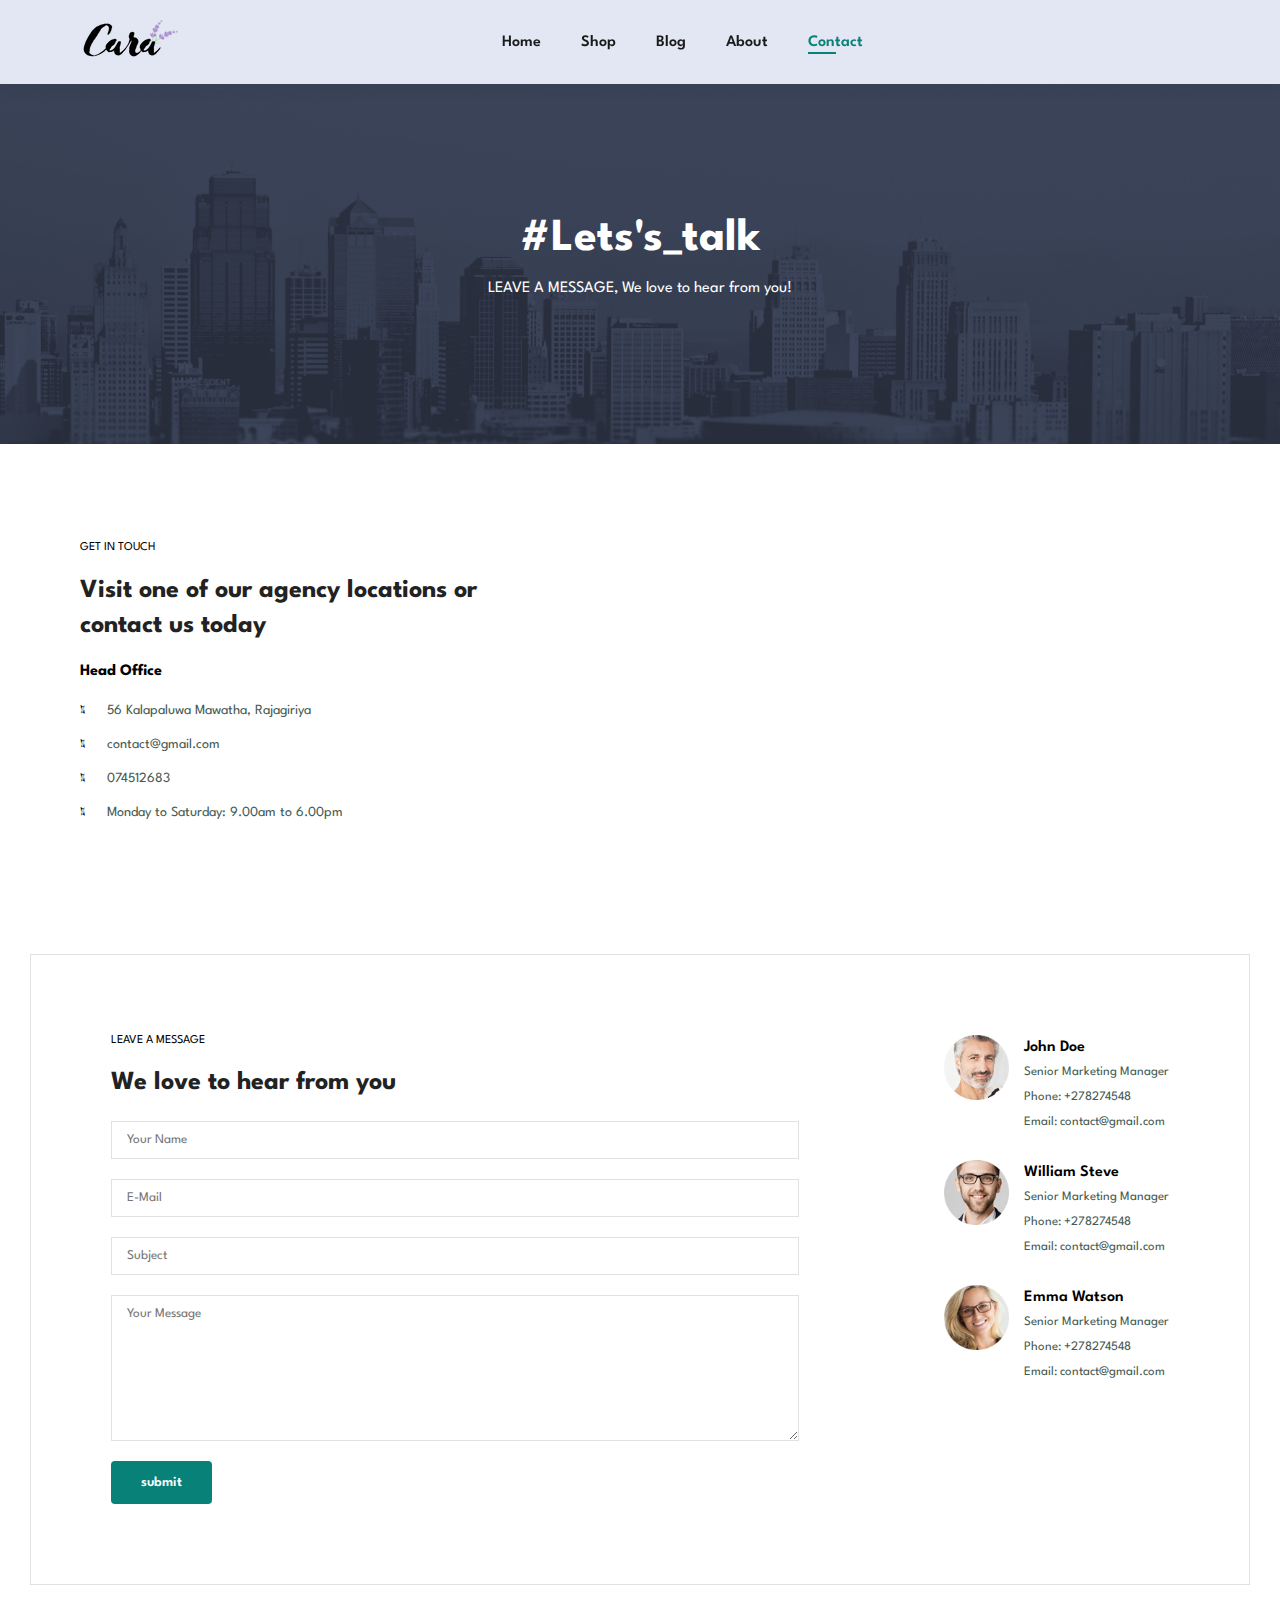
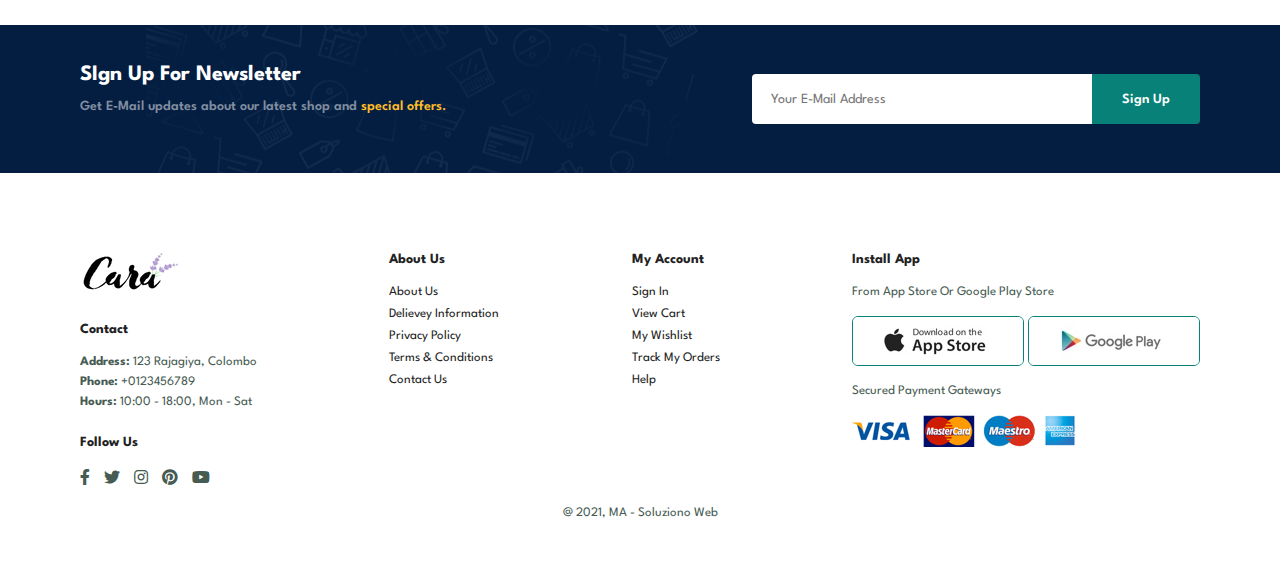
<file: contact.html>
<!DOCTYPE html>
<html lang="en">

    <head>
        <meta charset="UTF-8">
        <meta http-equiv="X-UA-Compatible" content="IE=edge">
        <meta name="viewport" content="width=device-width, initial-scale=1.0">
        <title>Tech2etc Ecommerce Tutorial</title>
        <link rel="stylesheet" href="https://pro.fontawesome.com/releases/v5.10.0/css/all.css"/>

        <link rel="stylesheet" href="style.css">
    </head>

    <body>

        <Section id="header">
            <a href="#"><img src="img/logo.png" class="logo"></a>
            <div>
                <ul id="navbar">
                    <li><a href="index.html">Home</a></li>
                    <li><a href="shop.html">Shop</a></li>
                    <li><a href="blog.html">Blog</a></li>
                    <li><a href="about.html">About</a></li>
                    <li><a class="active" href="contact.html">Contact</a></li>
                    <li id="lg-bag"><a href="cart.html"><i class="far fa-shopping-bag"></i></a></li>
                    <a href="#" id="close"><i class="far fa-times"></i></a>
                </ul>
            </div>
            <div>
                <div id="mobile">
                    <a href="cart.html"><i class="far fa-shopping-bag"></i></a>
                    <i id="bar" class="fas fa-outdent"></i>
                </div>
            </div>
        </Section>

        <section id="page-header" class="about-header">
            <h2>#Lets's_talk</h2>
            <p>LEAVE A MESSAGE, We love to hear from you!</p>
        </section>

        <section id="contact-details" class="section-p1">
            <div class="details">
                <span>GET IN TOUCH</span>
                <h2>Visit one of our agency locations or contact us today</h2>
                <h3>Head Office</h3>
                <div>
                    <li>
                        <i class="fal fa-map"></i>
                        <p>56 Kalapaluwa Mawatha, Rajagiriya</p>
                    </li>
                    <li>
                        <i class="fal fa-envelope"></i>
                        <p>contact@gmail.com</p>
                    </li>
                    <li>
                        <i class="fal fa-phone-alt"></i>
                        <p>074512683</p>
                    </li>
                    <li>
                        <i class="fal fa-clock"></i>
                        <p>Monday to Saturday: 9.00am to 6.00pm</p>
                    </li>
                </div>
            </div>

            <div class="map">
                <iframe src="https://www.google.com/maps/embed?pb=!1m18!1m12!1m3!1d2800.741229200484!2d79.894705659278!3d6.
                90901241380056!2m3!1f0!2f0!3f0!3m2!1i1024!2i768!4f13.1!3m3!1m2!1s0x3ae2598d4f4c45ab%3A0x24ab3079dde678db!2sJana%20Jaya%20City%20Mall%20Rajagiriya%20
                (%20JJC%20MALL%20)!5e0!3m2!1sen!2slk!4v1713939521597!5m2!1sen!2slk"
                 width="600" height="450" style="border:0;" allowfullscreen="" loading="lazy" referrerpolicy="no-referrer-when-downgrade"></iframe>
            </div>
        </section>

        <section id="form-details">
            <form action="">
                <span>LEAVE A MESSAGE</span>
                <h2>We love to hear from you</h2>
                <input type="text" placeholder="Your Name">
                <input type="text" placeholder="E-Mail">
                <input type="text" placeholder="Subject">
                <textarea name="" id="" cols="30" rows="10" placeholder="Your Message"></textarea>
                <button class="normal">submit</button>
            </form>
            <div class="people">
                <div>
                    <img src="img/people/1.png">
                    <p><span>John Doe</span>Senior Marketing Manager <br>Phone: +278274548 <br>
                    Email: contact@gmail.com</p>
                </div>
                <div>
                    <img src="img/people/2.png">
                    <p><span>William Steve</span>Senior Marketing Manager <br>Phone: +278274548 <br>
                    Email: contact@gmail.com</p>
                </div>
                <div>
                    <img src="img/people/3.png">
                    <p><span>Emma Watson</span>Senior Marketing Manager <br>Phone: +278274548 <br>
                    Email: contact@gmail.com</p>
                </div>
            </div>
        </section>

        <section id="newsletter" class="section-p1 section-m1">
            <div class="newstext">
                <h4>SIgn Up For Newsletter</h4>
                <p>Get E-Mail updates about our latest shop and <span> special offers.</span></p>
            </div>
            <div class="form">
                <input type="text" placeholder="Your E-Mail Address">
                <button class="normal">Sign Up</button>
            </div>
        </section>

        <footer class="section-p1">
            <div class="col">
                <img class="logo" src="img/logo.png">
                <h4>Contact</h4>
                <p><strong>Address: </strong> 123 Rajagiya, Colombo</p>
                <p><strong>Phone: </strong> +0123456789</p>
                <p><strong>Hours: </strong> 10:00 - 18:00, Mon - Sat</p>
                <div class="follow">
                    <h4>Follow Us</h4>
                    <div class="icon">
                        <i class="fab fa-facebook-f"></i>
                        <i class="fab fa-twitter"></i>
                        <i class="fab fa-instagram"></i>
                        <i class="fab fa-pinterest"></i>
                        <i class="fab fa-youtube"></i>
                    </div>
                </div>
            </div>

            <div class="col">
                <h4>About Us</h4>
                <a href="#">About Us</a>
                <a href="#">Delievey Information</a>
                <a href="#">Privacy Policy</a>
                <a href="#">Terms & Conditions</a>
                <a href="#">Contact Us</a>
            </div>

            <div class="col">
                <h4>My Account</h4>
                <a href="#">Sign In</a>
                <a href="#">View Cart</a>
                <a href="#">My Wishlist</a>
                <a href="#">Track My Orders</a>
                <a href="#">Help</a>
            </div>

            <div class="col install">
                <H4>Install App</H4>
                <p>From App Store Or Google Play Store</p>
                <div class="row">
                    <img src="img/pay/app.jpg">
                    <img src="img/pay/play.jpg">
                </div>
                <p>Secured Payment Gateways</p>
                <img src="img/pay/pay.png">
            </div>

            <div class="copyright">
                <p>@ 2021, MA - Soluziono Web</p>
            </div>
        </footer>

        <script src="script.js"></script>
    </body>

</html>
</file>
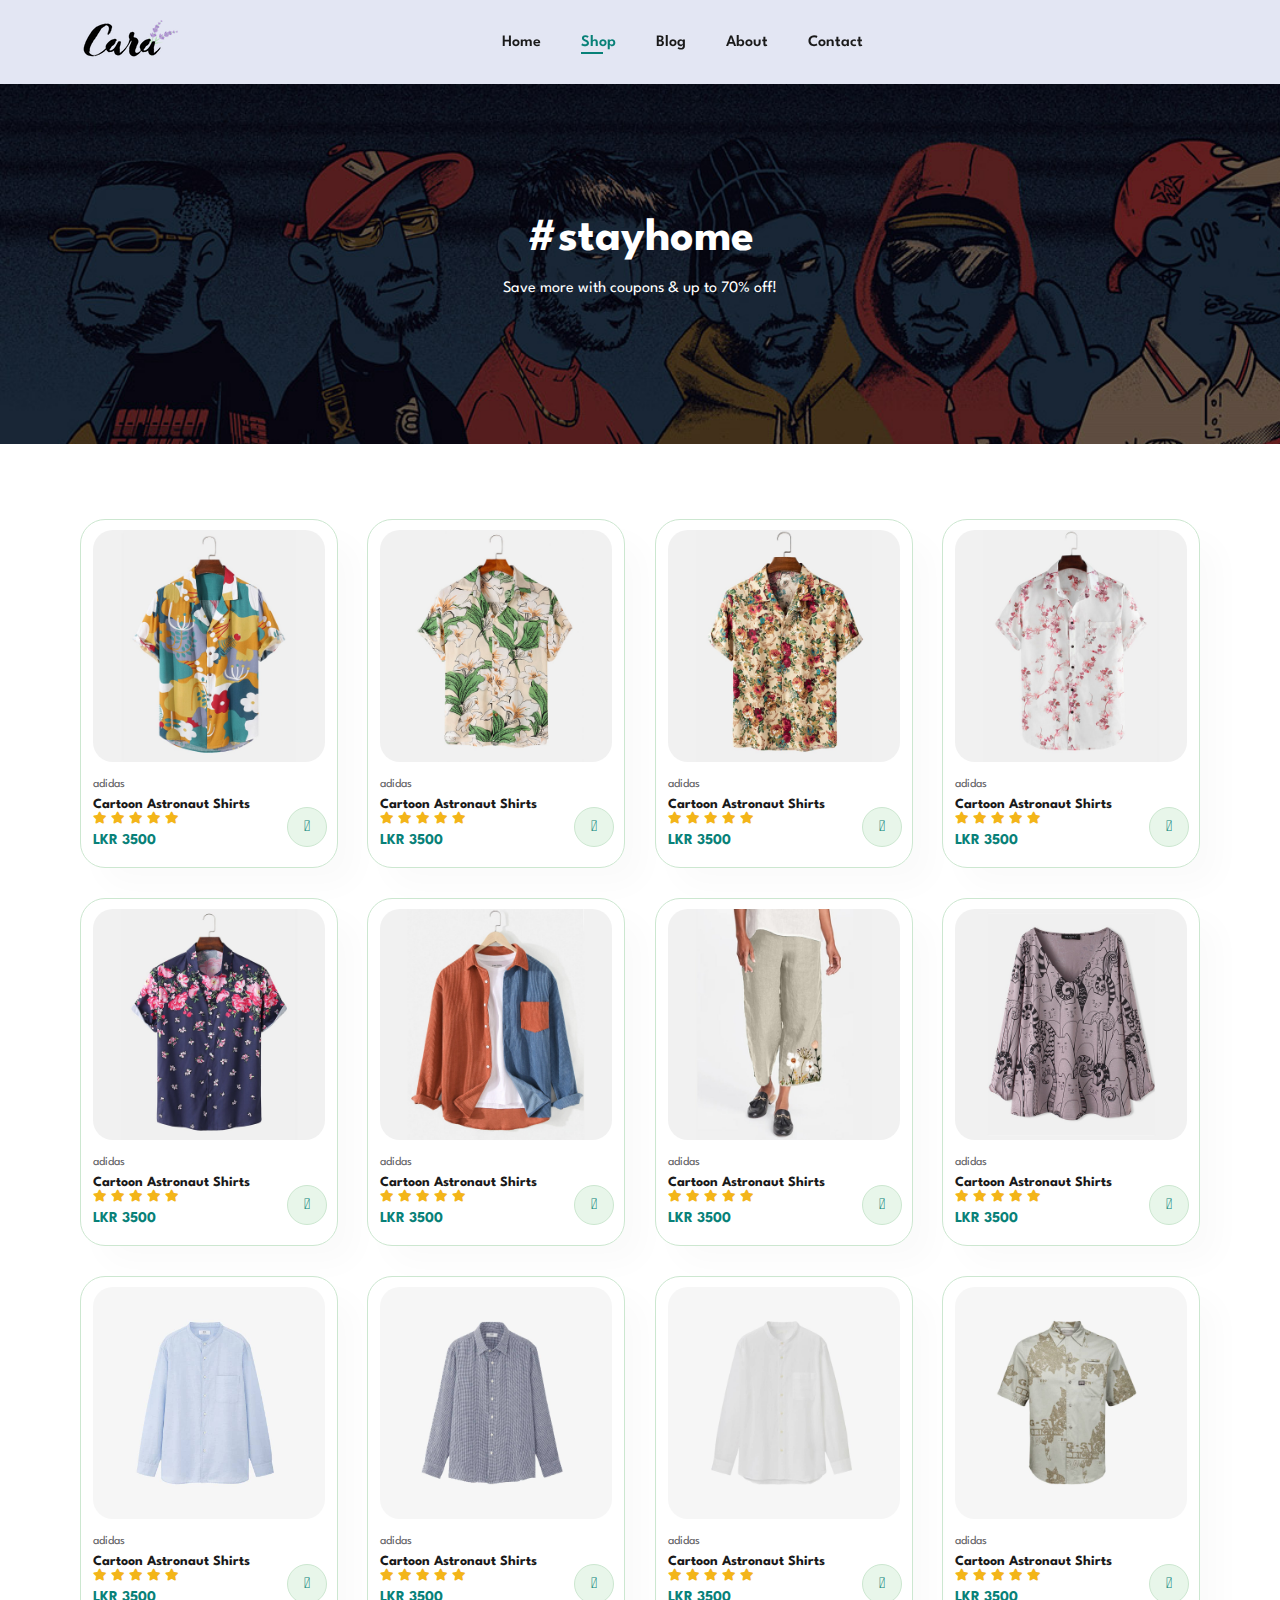
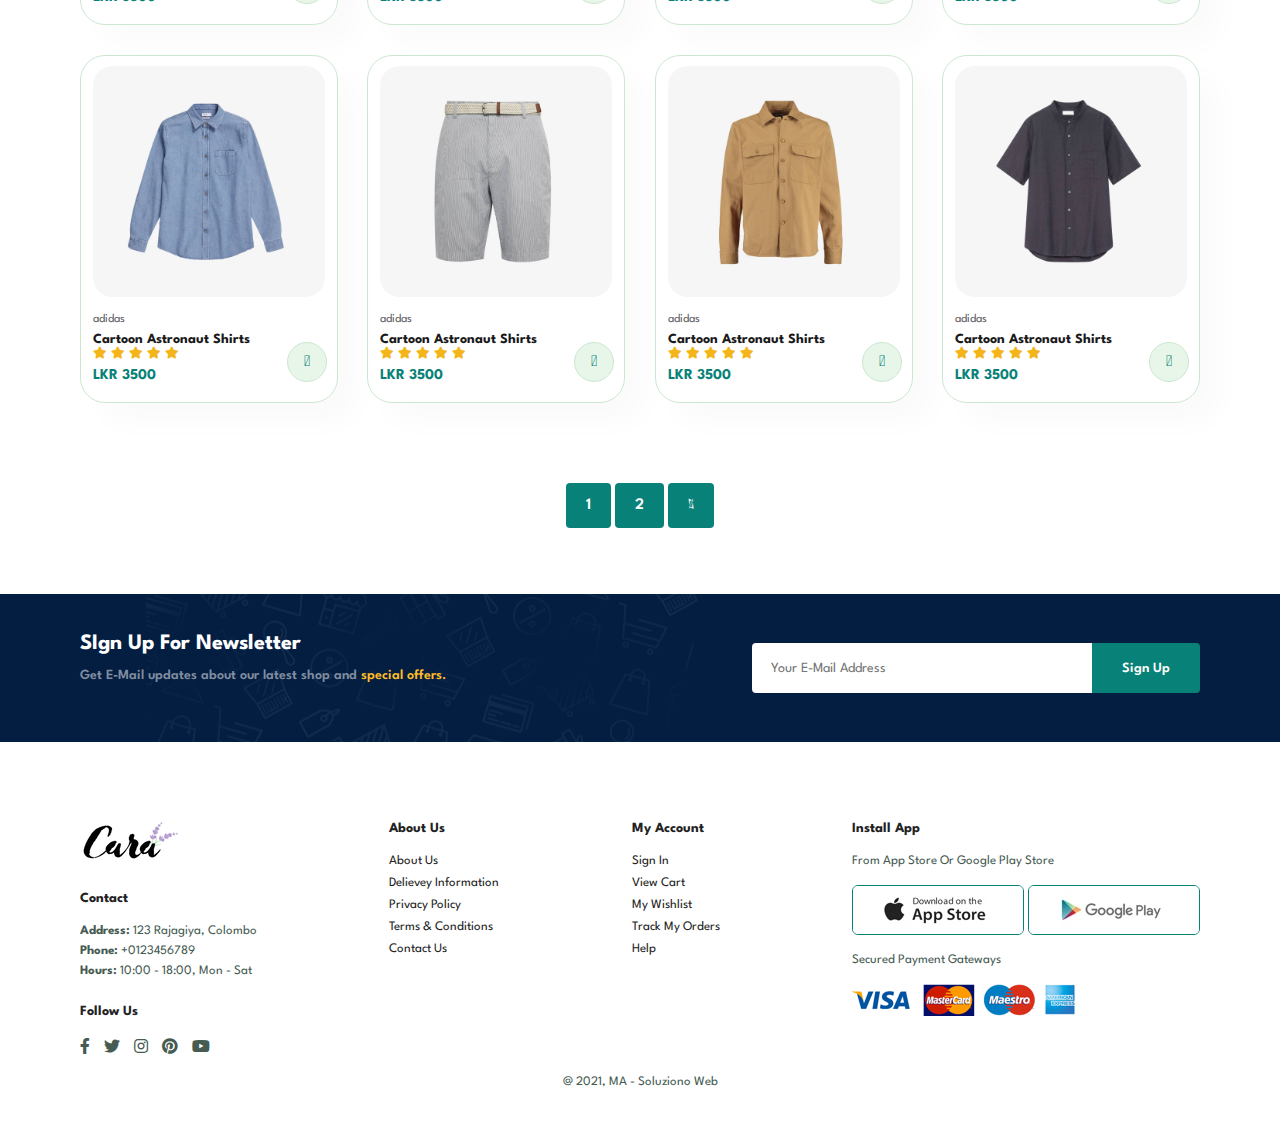
<file: shop.html>
<!DOCTYPE html>
<html lang="en">

    <head>
        <meta charset="UTF-8">
        <meta http-equiv="X-UA-Compatible" content="IE=edge">
        <meta name="viewport" content="width=device-width, initial-scale=1.0">
        <title>Tech2etc Ecommerce Tutorial</title>
        <link rel="stylesheet" href="https://pro.fontawesome.com/releases/v5.10.0/css/all.css"/>

        <link rel="stylesheet" href="style.css">
    </head>

    <body>

        <Section id="header">
            <a href="#"><img src="img/logo.png" class="logo"></a>
            <div>
                <ul id="navbar">
                    <li><a href="index.html">Home</a></li>
                    <li><a class="active" href="shop.html">Shop</a></li>
                    <li><a href="blog.html">Blog</a></li>
                    <li><a href="about.html">About</a></li>
                    <li><a href="contact.html">Contact</a></li>
                    <li id="lg-bag"><a href="cart.html"><i class="far fa-shopping-bag"></i></a></li>
                    <a href="#" id="close"><i class="far fa-times"></i></a>
                </ul>
            </div>
            <div>
                <div id="mobile">
                    <a href="cart.html"><i class="far fa-shopping-bag"></i></a>
                    <i id="bar" class="fas fa-outdent"></i>
                </div>
            </div>
        </Section>

        <section id="page-header">
            <h2>#stayhome</h2>
            <p>Save more with coupons & up to 70% off!</p>
        </section>

        <section id="product1" class="section-p1">
            <div class="pro-container">
                <div class="pro" onclick="window.location.href='sproduct.html';">
                    <img src="img/products/f1.jpg">
                    <div class="des">
                        <span>adidas</span>
                        <h5>Cartoon Astronaut Shirts</h5>
                        <div class="star">
                            <i class="fas fa-star"></i>
                            <i class="fas fa-star"></i>
                            <i class="fas fa-star"></i>
                            <i class="fas fa-star"></i>
                            <i class="fas fa-star"></i>
                        </div>
                        <h4>LKR 3500</h4>
                    </div>
                    <a href="#"><i class="fad fa-shopping-cart cart"></i></a>
                </div>
                <div class="pro">
                    <img src="img/products/f2.jpg">
                    <div class="des">
                        <span>adidas</span>
                        <h5>Cartoon Astronaut Shirts</h5>
                        <div class="star">
                            <i class="fas fa-star"></i>
                            <i class="fas fa-star"></i>
                            <i class="fas fa-star"></i>
                            <i class="fas fa-star"></i>
                            <i class="fas fa-star"></i>
                        </div>
                        <h4>LKR 3500</h4>
                    </div>
                    <a href="#"><i class="fad fa-shopping-cart cart"></i></a>
                </div>
                <div class="pro">
                    <img src="img/products/f3.jpg">
                    <div class="des">
                        <span>adidas</span>
                        <h5>Cartoon Astronaut Shirts</h5>
                        <div class="star">
                            <i class="fas fa-star"></i>
                            <i class="fas fa-star"></i>
                            <i class="fas fa-star"></i>
                            <i class="fas fa-star"></i>
                            <i class="fas fa-star"></i>
                        </div>
                        <h4>LKR 3500</h4>
                    </div>
                    <a href="#"><i class="fad fa-shopping-cart cart"></i></a>
                </div>
                <div class="pro">
                    <img src="img/products/f4.jpg">
                    <div class="des">
                        <span>adidas</span>
                        <h5>Cartoon Astronaut Shirts</h5>
                        <div class="star">
                            <i class="fas fa-star"></i>
                            <i class="fas fa-star"></i>
                            <i class="fas fa-star"></i>
                            <i class="fas fa-star"></i>
                            <i class="fas fa-star"></i>
                        </div>
                        <h4>LKR 3500</h4>
                    </div>
                    <a href="#"><i class="fad fa-shopping-cart cart"></i></a>
                </div>
                <div class="pro">
                    <img src="img/products/f5.jpg">
                    <div class="des">
                        <span>adidas</span>
                        <h5>Cartoon Astronaut Shirts</h5>
                        <div class="star">
                            <i class="fas fa-star"></i>
                            <i class="fas fa-star"></i>
                            <i class="fas fa-star"></i>
                            <i class="fas fa-star"></i>
                            <i class="fas fa-star"></i>
                        </div>
                        <h4>LKR 3500</h4>
                    </div>
                    <a href="#"><i class="fad fa-shopping-cart cart"></i></a>
                </div>
                <div class="pro">
                    <img src="img/products/f6.jpg">
                    <div class="des">
                        <span>adidas</span>
                        <h5>Cartoon Astronaut Shirts</h5>
                        <div class="star">
                            <i class="fas fa-star"></i>
                            <i class="fas fa-star"></i>
                            <i class="fas fa-star"></i>
                            <i class="fas fa-star"></i>
                            <i class="fas fa-star"></i>
                        </div>
                        <h4>LKR 3500</h4>
                    </div>
                    <a href="#"><i class="fad fa-shopping-cart cart"></i></a>
                </div>
                <div class="pro">
                    <img src="img/products/f7.jpg">
                    <div class="des">
                        <span>adidas</span>
                        <h5>Cartoon Astronaut Shirts</h5>
                        <div class="star">
                            <i class="fas fa-star"></i>
                            <i class="fas fa-star"></i>
                            <i class="fas fa-star"></i>
                            <i class="fas fa-star"></i>
                            <i class="fas fa-star"></i>
                        </div>
                        <h4>LKR 3500</h4>
                    </div>
                    <a href="#"><i class="fad fa-shopping-cart cart"></i></a>
                </div>
                <div class="pro">
                    <img src="img/products/f8.jpg">
                    <div class="des">
                        <span>adidas</span>
                        <h5>Cartoon Astronaut Shirts</h5>
                        <div class="star">
                            <i class="fas fa-star"></i>
                            <i class="fas fa-star"></i>
                            <i class="fas fa-star"></i>
                            <i class="fas fa-star"></i>
                            <i class="fas fa-star"></i>
                        </div>
                        <h4>LKR 3500</h4>
                    </div>
                    <a href="#"><i class="fad fa-shopping-cart cart"></i></a>
                </div>

                <div class="pro">
                    <img src="img/products/n1.jpg">
                    <div class="des">
                        <span>adidas</span>
                        <h5>Cartoon Astronaut Shirts</h5>
                        <div class="star">
                            <i class="fas fa-star"></i>
                            <i class="fas fa-star"></i>
                            <i class="fas fa-star"></i>
                            <i class="fas fa-star"></i>
                            <i class="fas fa-star"></i>
                        </div>
                        <h4>LKR 3500</h4>
                    </div>
                    <a href="#"><i class="fad fa-shopping-cart cart"></i></a>
                </div>
                <div class="pro">
                    <img src="img/products/n2.jpg">
                    <div class="des">
                        <span>adidas</span>
                        <h5>Cartoon Astronaut Shirts</h5>
                        <div class="star">
                            <i class="fas fa-star"></i>
                            <i class="fas fa-star"></i>
                            <i class="fas fa-star"></i>
                            <i class="fas fa-star"></i>
                            <i class="fas fa-star"></i>
                        </div>
                        <h4>LKR 3500</h4>
                    </div>
                    <a href="#"><i class="fad fa-shopping-cart cart"></i></a>
                </div>
                <div class="pro">
                    <img src="img/products/n3.jpg">
                    <div class="des">
                        <span>adidas</span>
                        <h5>Cartoon Astronaut Shirts</h5>
                        <div class="star">
                            <i class="fas fa-star"></i>
                            <i class="fas fa-star"></i>
                            <i class="fas fa-star"></i>
                            <i class="fas fa-star"></i>
                            <i class="fas fa-star"></i>
                        </div>
                        <h4>LKR 3500</h4>
                    </div>
                    <a href="#"><i class="fad fa-shopping-cart cart"></i></a>
                </div>
                <div class="pro">
                    <img src="img/products/n4.jpg">
                    <div class="des">
                        <span>adidas</span>
                        <h5>Cartoon Astronaut Shirts</h5>
                        <div class="star">
                            <i class="fas fa-star"></i>
                            <i class="fas fa-star"></i>
                            <i class="fas fa-star"></i>
                            <i class="fas fa-star"></i>
                            <i class="fas fa-star"></i>
                        </div>
                        <h4>LKR 3500</h4>
                    </div>
                    <a href="#"><i class="fad fa-shopping-cart cart"></i></a>
                </div>
                <div class="pro">
                    <img src="img/products/n5.jpg">
                    <div class="des">
                        <span>adidas</span>
                        <h5>Cartoon Astronaut Shirts</h5>
                        <div class="star">
                            <i class="fas fa-star"></i>
                            <i class="fas fa-star"></i>
                            <i class="fas fa-star"></i>
                            <i class="fas fa-star"></i>
                            <i class="fas fa-star"></i>
                        </div>
                        <h4>LKR 3500</h4>
                    </div>
                    <a href="#"><i class="fad fa-shopping-cart cart"></i></a>
                </div>
                <div class="pro">
                    <img src="img/products/n6.jpg">
                    <div class="des">
                        <span>adidas</span>
                        <h5>Cartoon Astronaut Shirts</h5>
                        <div class="star">
                            <i class="fas fa-star"></i>
                            <i class="fas fa-star"></i>
                            <i class="fas fa-star"></i>
                            <i class="fas fa-star"></i>
                            <i class="fas fa-star"></i>
                        </div>
                        <h4>LKR 3500</h4>
                    </div>
                    <a href="#"><i class="fad fa-shopping-cart cart"></i></a>
                </div>
                <div class="pro">
                    <img src="img/products/n7.jpg">
                    <div class="des">
                        <span>adidas</span>
                        <h5>Cartoon Astronaut Shirts</h5>
                        <div class="star">
                            <i class="fas fa-star"></i>
                            <i class="fas fa-star"></i>
                            <i class="fas fa-star"></i>
                            <i class="fas fa-star"></i>
                            <i class="fas fa-star"></i>
                        </div>
                        <h4>LKR 3500</h4>
                    </div>
                    <a href="#"><i class="fad fa-shopping-cart cart"></i></a>
                </div>
                <div class="pro">
                    <img src="img/products/n8.jpg">
                    <div class="des">
                        <span>adidas</span>
                        <h5>Cartoon Astronaut Shirts</h5>
                        <div class="star">
                            <i class="fas fa-star"></i>
                            <i class="fas fa-star"></i>
                            <i class="fas fa-star"></i>
                            <i class="fas fa-star"></i>
                            <i class="fas fa-star"></i>
                        </div>
                        <h4>LKR 3500</h4>
                    </div>
                    <a href="#"><i class="fad fa-shopping-cart cart"></i></a>
                </div>
            </div>
        </section>

        <section id="pagination" class="section-p1">
            <a href="#">1</a>
            <a href="#">2</a>
            <a href="#"><i class="fal fa-long-arrow-alt-right"></i></a>
        </section>

        <section id="newsletter" class="section-p1 section-m1">
            <div class="newstext">
                <h4>SIgn Up For Newsletter</h4>
                <p>Get E-Mail updates about our latest shop and <span> special offers.</span></p>
            </div>
            <div class="form">
                <input type="text" placeholder="Your E-Mail Address">
                <button class="normal">Sign Up</button>
            </div>
        </section>

        <footer class="section-p1">
            <div class="col">
                <img class="logo" src="img/logo.png">
                <h4>Contact</h4>
                <p><strong>Address: </strong> 123 Rajagiya, Colombo</p>
                <p><strong>Phone: </strong> +0123456789</p>
                <p><strong>Hours: </strong> 10:00 - 18:00, Mon - Sat</p>
                <div class="follow">
                    <h4>Follow Us</h4>
                    <div class="icon">
                        <i class="fab fa-facebook-f"></i>
                        <i class="fab fa-twitter"></i>
                        <i class="fab fa-instagram"></i>
                        <i class="fab fa-pinterest"></i>
                        <i class="fab fa-youtube"></i>
                    </div>
                </div>
            </div>

            <div class="col">
                <h4>About Us</h4>
                <a href="#">About Us</a>
                <a href="#">Delievey Information</a>
                <a href="#">Privacy Policy</a>
                <a href="#">Terms & Conditions</a>
                <a href="#">Contact Us</a>
            </div>

            <div class="col">
                <h4>My Account</h4>
                <a href="#">Sign In</a>
                <a href="#">View Cart</a>
                <a href="#">My Wishlist</a>
                <a href="#">Track My Orders</a>
                <a href="#">Help</a>
            </div>

            <div class="col install">
                <H4>Install App</H4>
                <p>From App Store Or Google Play Store</p>
                <div class="row">
                    <img src="img/pay/app.jpg">
                    <img src="img/pay/play.jpg">
                </div>
                <p>Secured Payment Gateways</p>
                <img src="img/pay/pay.png">
            </div>

            <div class="copyright">
                <p>@ 2021, MA - Soluziono Web</p>
            </div>
        </footer>

        <script src="script.js"></script>
    </body>

</html>
</file>
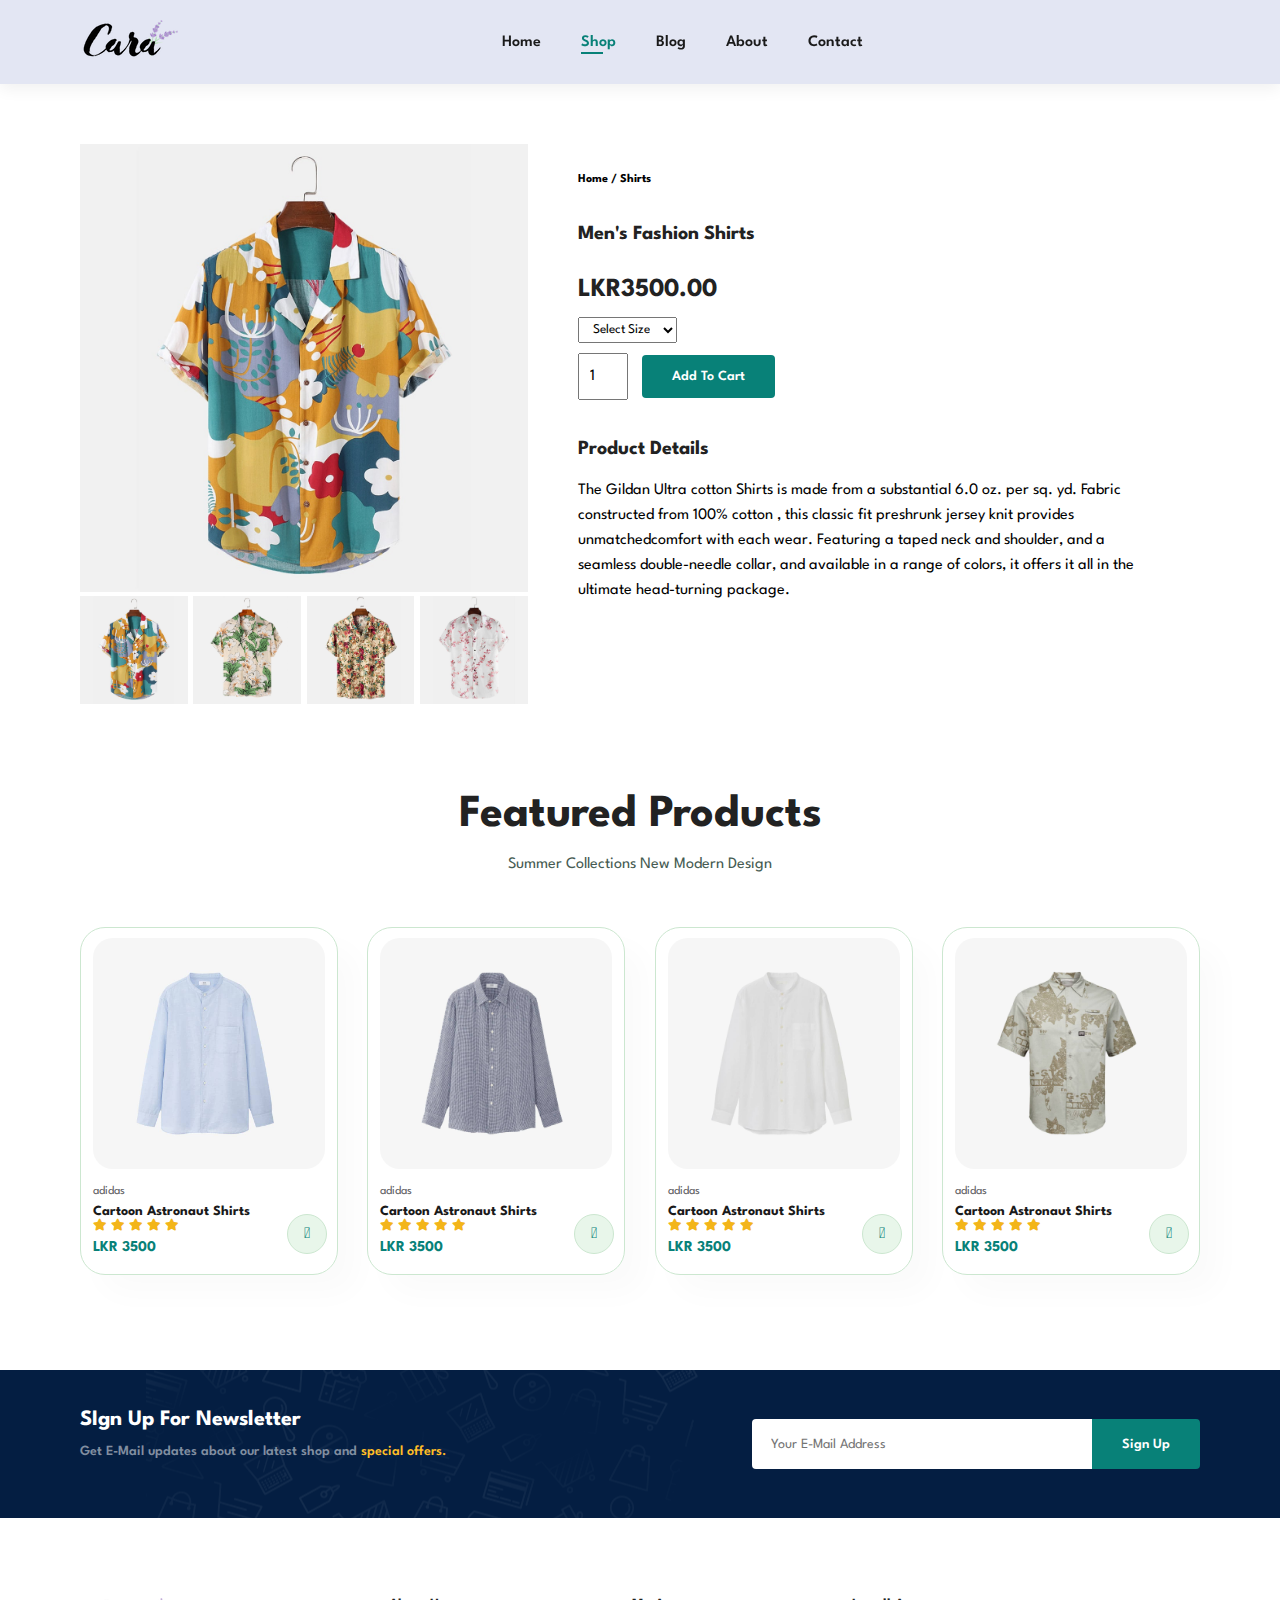
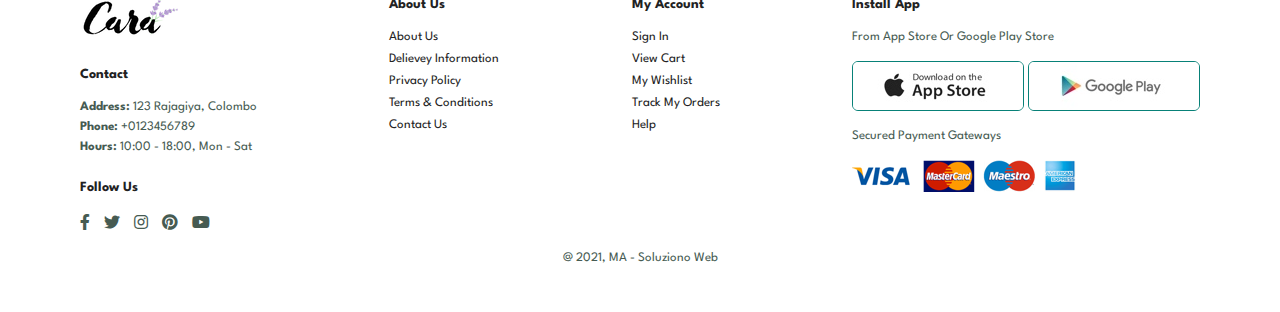
<file: sproduct.html>
<!DOCTYPE html>
<html lang="en">

    <head>
        <meta charset="UTF-8">
        <meta http-equiv="X-UA-Compatible" content="IE=edge">
        <meta name="viewport" content="width=device-width, initial-scale=1.0">
        <title>Tech2etc Ecommerce Tutorial</title>
        <link rel="stylesheet" href="https://pro.fontawesome.com/releases/v5.10.0/css/all.css"/>

        <link rel="stylesheet" href="style.css">
    </head>

    <body>

        <Section id="header">
            <a href="#"><img src="img/logo.png" class="logo"></a>
            <div>
                <ul id="navbar">
                    <li><a href="index.html">Home</a></li>
                    <li><a class="active" href="shop.html">Shop</a></li>
                    <li><a href="blog.html">Blog</a></li>
                    <li><a href="about.html">About</a></li>
                    <li><a href="contact.html">Contact</a></li>
                    <li id="lg-bag"><a href="cart.html"><i class="far fa-shopping-bag"></i></a></li>
                    <a href="#" id="close"><i class="far fa-times"></i></a>
                </ul>
            </div>
            <div>
                <div id="mobile">
                    <a href="cart.html"><i class="far fa-shopping-bag"></i></a>
                    <i id="bar" class="fas fa-outdent"></i>
                </div>
            </div>
        </Section>

        <section id="prodetails" class="section-p1">
            <div class="single-pro-image">
                <img src="img/products/f1.jpg" width="100%" id="MainImg">

                <div class="small-img-group">
                    <div class="small-img-col">
                        <img src="img/products/f1.jpg" width="100%" class="small-img">
                    </div>
                    <div class="small-img-col">
                        <img src="img/products/f2.jpg" width="100%" class="small-img">
                    </div>
                    <div class="small-img-col">
                        <img src="img/products/f3.jpg" width="100%" class="small-img">
                    </div>
                    <div class="small-img-col">
                        <img src="img/products/f4.jpg" width="100%" class="small-img">
                    </div>
                </div>
            </div>

            <div class="single-pro-details">
                <h6>Home / Shirts</h6>
                <h4>Men's Fashion Shirts</h4>
                <h2>LKR3500.00</h2>
                <select>
                    <option>Select Size</option>
                    <option>Small</option>
                    <option>Medium</option>
                    <option>Large</option>
                    <option>XL</option>
                    <option>XXL</option>
                </select>
                <input type="number" value="1">
                <button class="normal">Add To Cart</button>
                <h4>Product Details</h4>
                <span>The Gildan Ultra cotton Shirts is made from a substantial 6.0 oz. per
                    sq. yd. Fabric constructed from 100% cotton , this classic fit preshrunk jersey
                    knit provides unmatchedcomfort with each wear. Featuring a taped neck and 
                    shoulder, and a seamless double-needle collar, and available in a range of
                    colors, it offers it all in the ultimate head-turning package.
                </span>
            </div>
        </section>

        <section id="product1" class="section-p1">
            <h2>Featured Products</h2>
            <p>Summer Collections New Modern Design</p>
            <div class="pro-container">
                <div class="pro">
                    <img src="img/products/n1.jpg">
                    <div class="des">
                        <span>adidas</span>
                        <h5>Cartoon Astronaut Shirts</h5>
                        <div class="star">
                            <i class="fas fa-star"></i>
                            <i class="fas fa-star"></i>
                            <i class="fas fa-star"></i>
                            <i class="fas fa-star"></i>
                            <i class="fas fa-star"></i>
                        </div>
                        <h4>LKR 3500</h4>
                    </div>
                    <a href="#"><i class="fad fa-shopping-cart cart"></i></a>
                </div>
                <div class="pro">
                    <img src="img/products/n2.jpg">
                    <div class="des">
                        <span>adidas</span>
                        <h5>Cartoon Astronaut Shirts</h5>
                        <div class="star">
                            <i class="fas fa-star"></i>
                            <i class="fas fa-star"></i>
                            <i class="fas fa-star"></i>
                            <i class="fas fa-star"></i>
                            <i class="fas fa-star"></i>
                        </div>
                        <h4>LKR 3500</h4>
                    </div>
                    <a href="#"><i class="fad fa-shopping-cart cart"></i></a>
                </div>
                <div class="pro">
                    <img src="img/products/n3.jpg">
                    <div class="des">
                        <span>adidas</span>
                        <h5>Cartoon Astronaut Shirts</h5>
                        <div class="star">
                            <i class="fas fa-star"></i>
                            <i class="fas fa-star"></i>
                            <i class="fas fa-star"></i>
                            <i class="fas fa-star"></i>
                            <i class="fas fa-star"></i>
                        </div>
                        <h4>LKR 3500</h4>
                    </div>
                    <a href="#"><i class="fad fa-shopping-cart cart"></i></a>
                </div>
                <div class="pro">
                    <img src="img/products/n4.jpg">
                    <div class="des">
                        <span>adidas</span>
                        <h5>Cartoon Astronaut Shirts</h5>
                        <div class="star">
                            <i class="fas fa-star"></i>
                            <i class="fas fa-star"></i>
                            <i class="fas fa-star"></i>
                            <i class="fas fa-star"></i>
                            <i class="fas fa-star"></i>
                        </div>
                        <h4>LKR 3500</h4>
                    </div>
                    <a href="#"><i class="fad fa-shopping-cart cart"></i></a>
                </div>
            </div>
        </section>

        <section id="newsletter" class="section-p1 section-m1">
            <div class="newstext">
                <h4>SIgn Up For Newsletter</h4>
                <p>Get E-Mail updates about our latest shop and <span> special offers.</span></p>
            </div>
            <div class="form">
                <input type="text" placeholder="Your E-Mail Address">
                <button class="normal">Sign Up</button>
            </div>
        </section>

        <footer class="section-p1">
            <div class="col">
                <img class="logo" src="img/logo.png">
                <h4>Contact</h4>
                <p><strong>Address: </strong> 123 Rajagiya, Colombo</p>
                <p><strong>Phone: </strong> +0123456789</p>
                <p><strong>Hours: </strong> 10:00 - 18:00, Mon - Sat</p>
                <div class="follow">
                    <h4>Follow Us</h4>
                    <div class="icon">
                        <i class="fab fa-facebook-f"></i>
                        <i class="fab fa-twitter"></i>
                        <i class="fab fa-instagram"></i>
                        <i class="fab fa-pinterest"></i>
                        <i class="fab fa-youtube"></i>
                    </div>
                </div>
            </div>

            <div class="col">
                <h4>About Us</h4>
                <a href="#">About Us</a>
                <a href="#">Delievey Information</a>
                <a href="#">Privacy Policy</a>
                <a href="#">Terms & Conditions</a>
                <a href="#">Contact Us</a>
            </div>

            <div class="col">
                <h4>My Account</h4>
                <a href="#">Sign In</a>
                <a href="#">View Cart</a>
                <a href="#">My Wishlist</a>
                <a href="#">Track My Orders</a>
                <a href="#">Help</a>
            </div>

            <div class="col install">
                <H4>Install App</H4>
                <p>From App Store Or Google Play Store</p>
                <div class="row">
                    <img src="img/pay/app.jpg">
                    <img src="img/pay/play.jpg">
                </div>
                <p>Secured Payment Gateways</p>
                <img src="img/pay/pay.png">
            </div>

            <div class="copyright">
                <p>@ 2021, MA - Soluziono Web</p>
            </div>
        </footer>

        <script>
            var MainImg = document.getElementById("MainImg");
            var smallimg = document.getElementsByClassName("small-img");

            smallimg[0].onclick = function(){
                MainImg.src = smallimg[0].src;
            }
            smallimg[1].onclick = function(){
                MainImg.src = smallimg[1].src;
            }
            smallimg[2].onclick = function(){
                MainImg.src = smallimg[2].src;
            }
            smallimg[3].onclick = function(){
                MainImg.src = smallimg[3].src;
            }
        </script>

        <script src="script.js"></script>
    </body>

</html>
</file>
<file: style.css>
@import url("https://fonts.googleapis.com/css2?family=Spartan:wght@100;200;300;400;500;600;700;800;900&display=swap");
* {
  margin: 0;
  padding: 0;
  box-sizing: border-box;
  font-family: "Spartan", sans-serif;
}

html {
  scroll-behavior: smooth;
}

/* Global Styles */

h1 {
  font-size: 50px;
  line-height: 64px;
  color: #222;
}

h2 {
  font-size: 46px;
  line-height: 54px;
  color: #222;
}

h4 {
  font-size: 20px;
  color: #222;
}

h6 {
  font-weight: 700;
  font-size: 12px;
}

p {
  font-size: 16px;
  color: #465b52;
  margin: 15px 0 20px 0;
}

.section-p1 {
  padding: 40px 80px;
}

.section-m1 {
  margin: 40px 0;
}

button.normal{
  font-size: 14px;
  font-weight: 600;
  padding: 15px 30px;
  color: #000;
  background-color: #fff;
  border-radius: 4px;
  cursor: pointer;
  border: none;
  outline: none;
  transition: 0.2s;
}

button.white{
  font-size: 13px;
  font-weight: 600;
  padding: 11px 18px;
  color: #fff;
  background-color: transparent;
  cursor: pointer;
  border: 1px solid #fff;
  outline: none;
  transition: 0.2s;
}

body {
  width: 100%;
}

/*Header Start*/

#header{
  display: flex;
  align-items: center;
  justify-content: space-between;
  padding: 20px 80px;
  background: #e3e6f3;
  box-shadow: 0 5px 15px rgba(0, 0, 0, 0.06);
  z-index: 999;
  position: sticky;
  top: 0;
  left: 0;
}

#navbar{
  display: flex;
  align-items: center;
  justify-content: center;
}

#navbar li{
  list-style: none;
  padding: 0 20px;
  position: relative;
}

#navbar li a{
  text-decoration: none;
  font-size: 16px;
  font-weight: 600;
  color: #1a1a1a;
  transition: 0.3s ease; 
}

#navbar li a:hover,
#navbar li a.active{
  color: #088178;
}

#navbar li a.active::after,
#navbar li a:hover::after{
  content: "";
  width: 30%;
  height: 2px;
  background: #088178;
  position: absolute;
  bottom: -4px;
  left: 20px;

}

#mobile{
  display: none;
  align-items: center;
}

#close{
  display: none;
}


/*Home Page*/

#hero{
  background-image: url(img/hero4.png);
  height: 90vh;
  width: 100%;
  background-size: cover;
  background-position: top 25% right 0;
  padding: 0 80px;
  display: flex;
  flex-direction: column;
  align-items: flex-start;
  justify-content: center;
}

#hero h4{
  padding-bottom: 15px;
}

#hero h1{
  color: #088178;
}

#hero button{
  background-image: url(img/button.png);
  background-color: transparent;
  color: #088178;
  border: 0;
  padding: 14px 80px 14px 65px;
  background-repeat: no-repeat;
  cursor: pointer;
  font-weight: 700;
  font-size: 15px;
}

#feature{
  display: flex;
  align-items: center;
  justify-content: space-between;
  flex-wrap: wrap;
}

#feature .fe-box{
  width: 180px;
  text-align: center;
  padding: 25px 15px;
  box-shadow: 20px 20px 34px rgba(0, 0, 0, 0.06);
  border: 1px solid #cce7d0;
  border-radius: 4px;
  margin: 15px 0;
}

#feature .fe-box:hover{
  box-shadow: 10px 10px 54px rgba(70, 62, 221, 0.1);
}

#feature .fe-box img{
  width: 100%;
  margin-bottom: 10px;
}

#feature .fe-box h6{
  padding: 9px 8px 6px 8px;
  line-height: 1;
  border-radius: 4px;
  color: #088178;
  background-color: #fddde4;
}

#feature .fe-box:nth-child(2) h6{
  background-color: #cdebbc;
}

#feature .fe-box:nth-child(3) h6{
  background-color: #d1e8f2;
}

#feature .fe-box:nth-child(4) h6{
  background-color: #cdd4f8;
}

#feature .fe-box:nth-child(5) h6{
  background-color: #f6dbf6;
}

#feature .fe-box:nth-child(6) h6{
  background-color: #fff2e5;
}

#product1{
  text-align: center;
}

#product1 .pro-container{
  display: flex;
  justify-content: space-between;
  padding-top: 20px;
  flex-wrap: wrap
}

#product1 .pro{
  width: 23%;
  min-width: 250px;
  padding: 10px 12px;
  border: 1px solid #cce7d0;
  border-radius: 25px;
  cursor: pointer;
  box-shadow: 20px 20px 30px rgba(0, 0, 0, 0.02);
  margin: 15px 0;
  transition: 0.2s ease;
  position: relative;
}

#product1 .pro:hover{
  box-shadow: 20px 20px 30px rgba(0, 0, 0, 0.06);
}

#product1 .pro img{
  width: 100%;
  border-radius: 20px;
}

#product1 .pro .des{
  text-align: start;
  padding: 10px 0;
}

#product1 .pro .des span{
  color: #606063;
  font-size: 12px;
}

#product1 .pro .des h5{
  padding-top: 7px;
  color: #1a1a1a;
  font-size: 14px;
}

#product1 .pro .des i{
  font-size: 12px;
  color: rgb(243, 181, 25);
}

#product1 .pro .des h4{
  padding-top: 7px;
  font-size: 15px;
  font-weight: 700;
  color: #088178;
}

#product1 .pro .cart{
  width: 40px;
  height: 40px;
  line-height: 40px;
  border-radius: 50px;
  background: #e8f6ea;
  font-weight: 500;
  color: #088178;
  border: 1px solid #cce7d0;
  position: absolute;
  bottom: 20px;
  right: 10px;
}

#banner{
  display: flex;
  flex-direction: column;
  justify-content: center;
  align-items: center;
  text-align: center;
  background-image: url(img/banner/b2.jpg);
  width: 100%;
  height: 40vh;
  background-size: cover;
  background-position: center;
}

#banner h4{
  color: #fff;
  font-size: 18px;
}

#banner h2{
  color: #fff;
  font-size: 40px;
  padding: 10px 0;
}

#banner h2 span{
  color: #ef3636;
}

#banner button:hover{
  background: #088178;
  color: #fff;
}

#sm-banner{
  display: flex;
  justify-content: space-between;
  flex-wrap: wrap;
}

#sm-banner .banner-box{
  display: flex;
  flex-direction: column;
  justify-content: center;
  align-items: flex-start;
  background-image: url(img/banner/b17.jpg);
  min-width: 600px;
  height: 50vh;
  background-size: cover;
  background-position: center;
  padding: 100px;
}

#sm-banner .banner-box2{
  background-image: url(img/banner/b10.jpg);
}

#sm-banner .banner-box h4{
  color: #fff;
  font-size: 20px;
  font-weight: 300;
}

#sm-banner .banner-box h2{
  color: #fff;
  font-size: 28px;
  font-weight: 800;
}

#sm-banner span{
  color: #fff;
  font-size: 14px;
  font-weight: 500;
  padding-bottom: 15px;
}

#sm-banner .banner-box:hover button{
  background: #088178;
  border: 1px solid #088178;
}

#banner3{
  display: flex;
  justify-content: space-between;
  flex-wrap: wrap;
  padding: 0 80px;
}

#banner3 .banner-box{
  display: flex;
  flex-direction: column;
  justify-content: center;
  align-items: flex-start;
  background-image: url(img/banner/b7.jpg);
  min-width: 30%;
  height: 30vh;
  background-size: cover;
  background-position: center;
  padding: 20px;
  margin-bottom: 20px;
}

#banner3 .banner-box2{
  background-image: url(img/banner/b4.jpg);
}

#banner3 .banner-box3{
  background-image: url(img/banner/b18.jpg);
}

#banner3 h2{
  color: #fff;
  font-weight: 900;
  font-size: 22px;
}

#banner3 h3{
  color: #ec544e;
  font-weight: 800;
  font-size: 15px;
}

#newsletter{
  display: flex;
  justify-content: space-between;
  flex-wrap: wrap;
  align-items: center;
  background-image: url(img/banner/b14.png);
  background-repeat: no-repeat;
  background-position: 20% 30%;
  background-color: #041e42;
}

#newsletter h4{
  font-size: 22px;
  font-weight: 700;
  color: #fff;
}

#newsletter p{
  font-size: 14px;
  font-weight: 600;
  color: #818ea0;
}

#newsletter p span{
  color: #ffbd27;
}

#newsletter .form{
  display: flex;
  width: 40%;
}

#newsletter input{
  height: 3.125rem;
  padding: 0 1.25em;
  font-size: 14px;
  width: 100%;
  border: 1px solid transparent;
  border-radius: 4px;
  outline: none;
  border-top-right-radius: 0;
  border-bottom-right-radius: 0;
}

#newsletter button{
  background-color: #088178;
  color: #fff;
  white-space: nowrap;
  border-top-left-radius: 0;
  border-bottom-left-radius: 0;
}

footer{
  display: flex;
  flex-wrap: wrap;
  justify-content: space-between;
}

footer .col{
  display: flex;
  flex-direction: column;
  align-items: flex-start;
  margin-bottom: 20px;
}

footer .logo{
  margin-bottom: 30px;
}

footer h4{
  font-size: 14px;
  padding-bottom: 20px;
}

footer p{
  font-size: 13px;
  margin: 0 0 8px 0;
}

footer a{
  font-size: 13px;
  text-decoration: none;
  color: #222;
  margin-bottom: 10px;
}

footer .follow{
  margin-top: 20px;
}

footer .follow i{
  color: #465b52;
  padding-right: 10px;
  cursor: pointer;
}

footer .install .row img{
  border: 1px solid #088178;
  border-radius: 6px;
}

footer .install img{
  margin: 10px 0 15px 0;
}

footer .follow i:hover,
footer a:hover{
  color: #088178;
}

footer .copyright{
  width: 100%;
  text-align: center;
}

/* Shop Page*/


#page-header{
  background-image: url(img/banner/b1.jpg);
  width: 100%;
  height: 40vh;
  background-size: cover;
  display: flex;
  justify-content: center;
  text-align: center;
  flex-direction: column;
  padding: 14px;
}

#page-header h2,
#page-header p{
  color: #fff;
}

#pagination{
  text-align: center;
}

#pagination a{
  text-decoration: none;
  background-color: #088178;
  padding: 15px 20px;
  border-radius: 4px;
  color: #fff;
  font-weight: 600;
}

#pagination a i{
  font-size: 16px;
  font-weight: 600;
}


/*single Product*/

#prodetails{
  display: flex;
  margin-top: 20px;
}

#prodetails .single-pro-image{
  width: 40%;
  margin-right: 50px;
}

.small-img-group{
  display: flex;
  justify-content: space-between;
}

.small-img-col{
  flex-basis: 24%;
  cursor: pointer;
}

#prodetails .single-pro-details{
  width: 50%;
  padding-top: 30px;
}

#prodetails .single-pro-details h4{
  padding: 40px 0 20px 0;
}

#prodetails .single-pro-details h2{
  font-size: 26px;
}

#prodetails .single-pro-details select{
  display: block;
  padding: 5px 10px;
  margin-bottom: 10px;
}

#prodetails .single-pro-details input{
  width: 50px;
  height: 47px;
  padding-left: 10px;
  font-size: 16px;
  margin-right: 10px;
}

#prodetails .single-pro-details input:focus{
  outline: none;
}

#prodetails .single-pro-details button{
  background: #088178;
  color: #fff;
}

#prodetails .single-pro-details span{
  line-height: 25px;
}


/* Blog Page*/
#page-header.blog-header{
  background-image: url(img/banner/b19.jpg);
}

#blog{
  padding: 150px 150px 0 150px;
}

#blog .blog-box{
  display: flex;
  align-items: center;
  width: 100%;
  position: relative;
  padding-bottom: 90px;
}

#blog .blog-img{
  width: 50%;
  margin-right: 40px;
}

#blog img{
  width: 100%;
  height: 300px;
  object-fit: cover;
}

#blog .blog-details{
  width: 50%;
}

#blog .blog-details a{
  text-decoration: none;
  font-size: 11px;
  color: #000;
  font-weight: 700;
  position: relative;
  transition: 0.3s;
}

#blog .blog-details a::after{
  content: "";
  width: 50px;
  height: 1px;
  background-color: #000;
  position: absolute;
  top: 4px;
  right: -60px;
}

#blog .blog-details a:hover{
  color: #088178;
}

#blog .blog-details a:hover::after{
  background-color: #088178;
}

#blog .blog-box h1{
  position: absolute;
  top: -40px;
  left: 0;
  font-size: 70px;
  font-weight: 700;
  color: #c9cbce;
  z-index: -9;
}


/* About Page */
#page-header.about-header{
  background-image: url(img/about/banner.png);
}

#about-head {
  display: flex;
  align-items: center;
}

#about-head img{
  width: 50%;
  height: auto;
}

#about-head div{
  padding-left: 40px;
}

#about-app{
  text-align: center;
}

#about-app .video{
  width: 70%;
  height: 100%;
  margin: 30px auto 0 auto;
}

#about-app .video video{
  width: 100%;
  height: 100%;
  border-radius: 20px;
}

/* Contact page */
#contact-details{
  display: flex;
  align-items: center;
  justify-content: space-between;
}

#contact-details .details{
  width: 40%;
}

#contact-details .details span,
#form-details form span{
  font-size: 12px;
}

#contact-details .details h2,
#form-details form h2{
  font-size: 26px;
  line-height: 35px;
  padding: 20px 0;
}

#contact-details .details h3{
  font-size: 16px;
  padding-bottom: 15px;
}

#contact-details .details li{
  list-style: none;
  display: flex;
  padding: 10px 0;
}

#contact-details .details li i{
  font-size: 14px;
  padding-right: 22px;
}

#contact-details .details li p{
  margin: 0;
  font-size: 14px;
}

#contact-details .map{
  width: 55%;
  height: 400px;
}

#contact-details .map iframe{
  width: 100%;
  height: 100%;
}

#form-details{
  display: flex;
  justify-content: space-between;
  margin: 30px;
  padding: 80px;
  border: 1px solid #e1e1e1;
}

#form-details form{
  width: 65%;
  display: flex;
  flex-direction: column;
  align-items: flex-start;
}

#form-details form input,
#form-details form textarea{
  width: 100%;
  padding: 12px 15px;
  outline: none;
  margin-bottom: 20px;
  border: 1px solid #e1e1e1;
}

#form-details form button{
  background-color: #088178;
  color: #fff;
}

#form-details .people div{
  padding-bottom: 25px;
  display: flex;
  align-items: flex-start;
}

#form-details .people div img{
  width: 65px;
  height: 65px;
  object-fit: cover;
  margin-right: 15px; 
}

#form-details .people div p{
  margin: 0;
  font-size: 13px;
  line-height: 25px;
}

#form-details .people div p span{
  display: block;
  font-size: 16px;
  font-weight: 600;
  color: #000;
}


/* Cart Page */
#cart{
  overflow: auto;
}

#cart table{
  width: 100%;
  border-collapse: collapse;
  table-layout: fixed;
  white-space: nowrap;
}

#cart table img{
  width: 70px;
}

#cart table td:nth-child(1){
  width: 100px;
  text-align: center;
}

#cart table td:nth-child(2){
  width: 150px;
  text-align: center;
}

#cart table td:nth-child(3){
  width: 250px;
  text-align: center;
}

#cart table td:nth-child(4),
#cart table td:nth-child(5),
#cart table td:nth-child(6){
  width: 150px;
  text-align: center;
}

#cart table td:nth-child(5) input{
  width: 70px;
  padding: 10px 5px 10px 15px;
}

#cart table thead{
  border: 1px solid #e2e9e1;
  border-left: none;
  border-right: none;
}

#cart table thead td{
  font-weight: 700;
  text-transform: uppercase;
  font-size: 13px;
  padding: 18px 0;
}

#cart table tbody tr td{
  padding-top: 15px;
}

#cart table tbody td{
  font-size: 13px;
}

#cart-add{
  display: flex;
  flex-wrap: wrap;
  justify-content: space-between;
}

#coupon{
  width: 50%;
  margin-bottom: 30px;
}

#coupon h3,
#subtotal h3{
  padding-bottom: 15px;
}

#coupon input{
  padding: 10px 20px;
  outline: none;
  width: 60%;
  margin-right: 10px;
  border: 1px solid #e2e9e1;
}

#coupon button,
#subtotal button{
  background-color: #088178;
  color: #fff;
  padding: 12px 20px;
}

#subtotal{
  width: 50%;
  margin-bottom: 30px;
  border: 1px solid #e2e9e1;
  padding: 30px;
}

#subtotal table{
  border-collapse: collapse;
  width: 100%;
  margin-bottom: 20px;
}

#subtotal table td{
  width: 50%;
  border: 1px solid #e2e9e1;
  padding: 10px;
  font-size: 13px;
}


/* Start Media Query*/
@media (max-width: 799px) {
  .section-p1 {
    padding: 40px 40px;
}
  #navbar {
    display: flex;
    flex-direction: column;
    align-items: flex-start;
    justify-content: flex-start;
    position: fixed;
    top: 0;
    right: -300px;
    height: 100vh;
    width: 300px;
    background-color: #e3e6f3;
    box-shadow: 0 40px 60px rgba(0, 0, 0, 0.1);
    padding: 80px 0 0 10px;
    transition: 0.3s;
}
#navbar.active{
  right: 0px;
}
#navbar li{
  margin-bottom: 25px;
}

#mobile{
  display: flex;
  align-items: center;
}

#mobile i{
  color: #1a1a1a;
  font-size: 24px;
  padding-left: 20px;
}

#close{
  display: initial;
  position: absolute;
  top: 30px;
  left: 30px;
  color: #222;
  font-size: 24px;
}

#lg-bag{
  display: none;
}

#hero {
    height: 70vh;
    padding: 0 80px;
    background-position: top 30% right 30%;
}

#feature {
  justify-content: center;
}

#feature .fe-box {
  margin: 15px 15px;
}

#product1 .pro-container {
  justify-content: center;
}

#product1 .pro {
  margin: 15px;
}

#banner {
  height: 20vh;
}

#sm-banner .banner-box {
  min-width: 100%;
  height: 30vh;
}

#banner3 {
  padding: 0 40px;
}

#banner3 .banner-box {
  width: 28%;
}

#newsletter .form {
  width: 70%;
}

/* contact page */
#form-details {
  padding: 40px;
}
#form-details form {
  width: 50%;
}
}

@media (max-width: 477px) {
  .section-p1 {
    padding: 20px;
}
  #header {
    padding: 10px 30px;
  }
  h1 {
    font-size: 38px;
}
  h2 {
    font-size: 32px;
}
  #hero {
    padding: 0 20px;
    background-position: 55%;
}
#feature {
  justify-content: space-between;
}
#feature .fe-box {
  width: 155px;
  margin:0 0 15px 0;
}
#product1 .pro {
  width: 100%;
}
#banner {
  height: 40vh;
}
#sm-banner .banner-box {
  height: 40vh;
}
#sm-banner .banner-box2 {
  margin-top: 20px;
}
#banner3 {
  padding: 0 20px;
}
#banner3 .banner-box {
  width: 100%;
}
#newsletter {
  padding: 40px 20px;
}
#newsletter .form {
  width: 100%;
}
footer .copyright {
  text-align: star;
}

/* single product */
#prodetails {
  display: flex;
  flex-direction: column;
}

#prodetails .single-pro-image {
  width: 100%;
  margin-right: 0px;
}

#prodetails .single-pro-details {
  width: 100%;
}

/* Blog Page */
#blog {
  padding: 100px 20px 0 20px;
}
#blog .blog-box {
  display: flex;
  flex-direction: column;
  align-items: flex-start;
}
#blog .blog-img {
  width: 100%;
  margin-right: 0px;
  margin-bottom: 30px;
}
#blog .blog-details {
  width: 100%;
}

/* About Page */
#about-head {
  flex-direction: column;
}
#about-head img {
  width: 100%;
  margin-bottom: 20px;
}
#about-head div {
  padding-left: 0px;
}
#about-app .video {
  width: 100%;
}
/* contact page */
#contact-details {
flex-direction: column;
}
#contact-details .details {
  width: 100%;
  margin-bottom: 30px;
}

#contact-details .map {
  width: 100%;
}
#form-details {
  margin: 10px;
  padding: 30px 10px;
  flex-wrap: wrap;
}
#form-details form {
  width: 100%;
  margin-bottom: 30px;
}
/* cart Page */
#cart-add {
  flex-direction: column;
}
#coupon {
  width: 100%;
}
#subtotal {
  width: 100%;
  padding: 20px;
}
}
</file>
